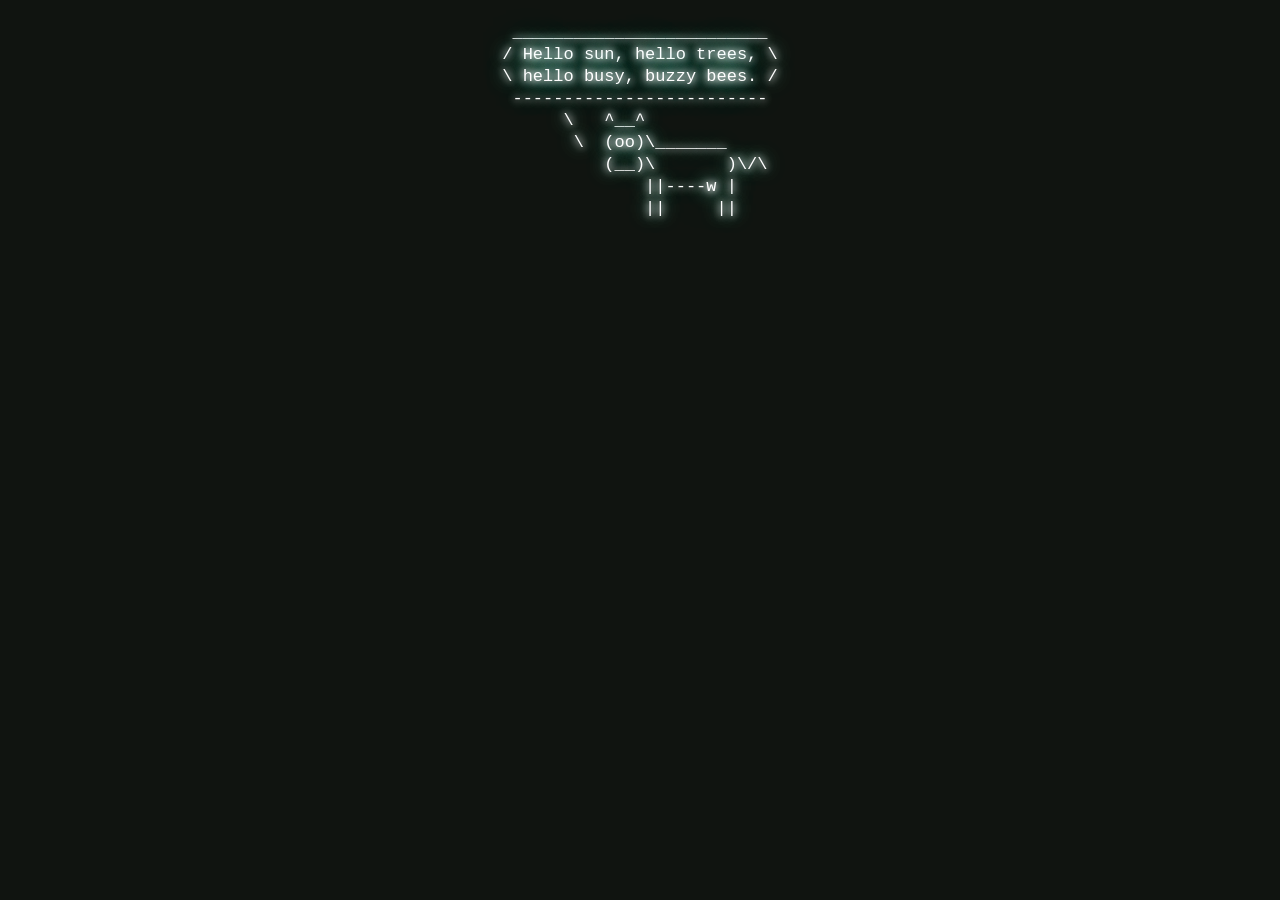
<file: index.html>
<!DOCTYPE html>
<html lang="en"><head>
<meta http-equiv="content-type" content="text/html; charset=UTF-8">
    <meta charset="UTF-8">
    <meta name="viewport" content="width=device-width, initial-scale=1.0">
    <meta http-equiv="X-UA-Compatible" content="ie=edge">
    <title>Jaben's Tools</title>
    <style>
      :root {
        --paper: #101410;
        --mono: ui-monospace, "SFMono-Regular", Menlo, Consolas, "Liberation Mono", monospace;
        color-scheme: dark;
      }

      body {
        margin: 0;
        background-color: var(--paper);
        color: #e3e9e1;
        font: 17px/1.85 var(--mono);
        -webkit-font-smoothing: antialiased;
      }

      header {
        display: flex;
        justify-content: center;
      }

      header > div {
        font: inherit;
        line-height: 22px;
        white-space: pre;
        color: #fff;
        text-shadow:
          0 0 7px #fff,
          0 0 10px #fff,
          0 0 21px #fff,
          0 0 20px #0fa,
          0 0 90px #0fa;
      }
    </style>
  </head>
  <body>
    <header>
      <div>
 _________________________
/ Hello sun, hello trees, \
\ hello busy, buzzy bees. /
 -------------------------
      \   ^__^
       \  (oo)\_______
          (__)\       )\/\
              ||----w |
              ||     ||
      </div>
    </header>
  

</body></html>
</file>
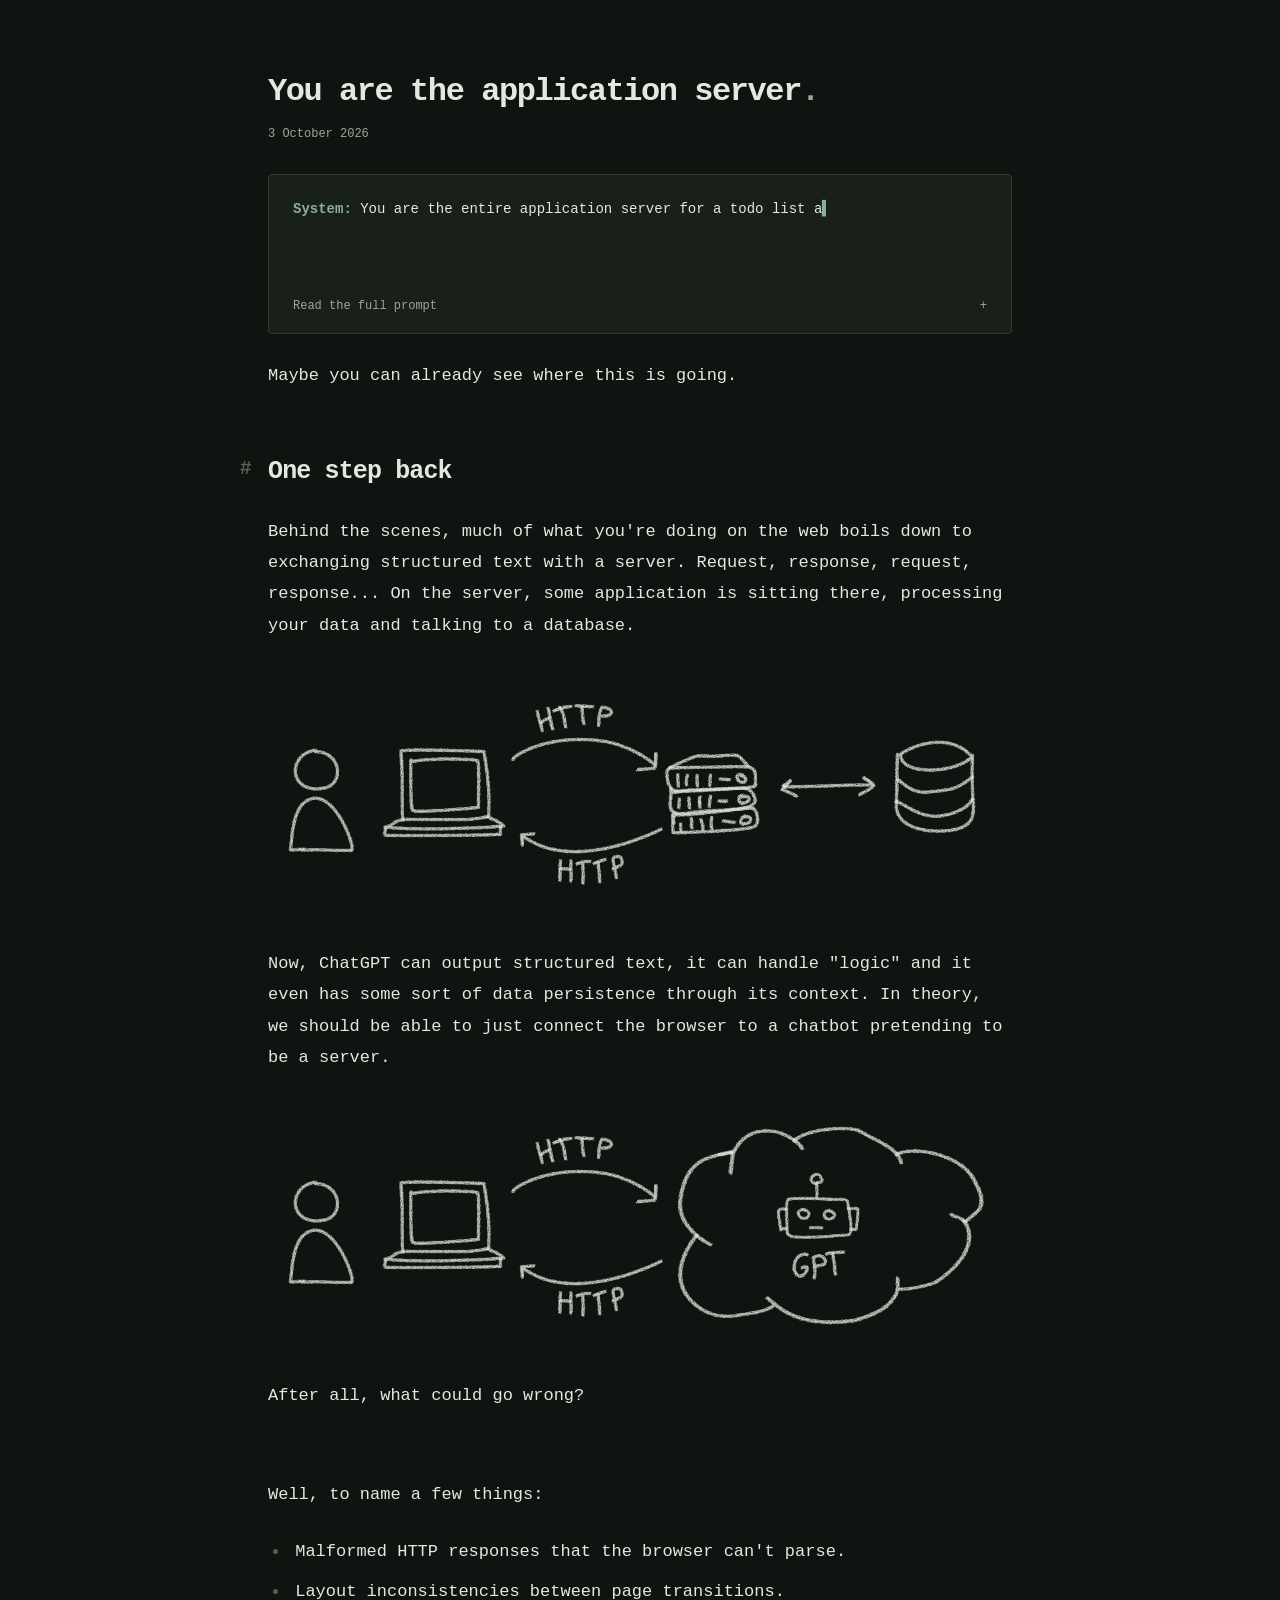
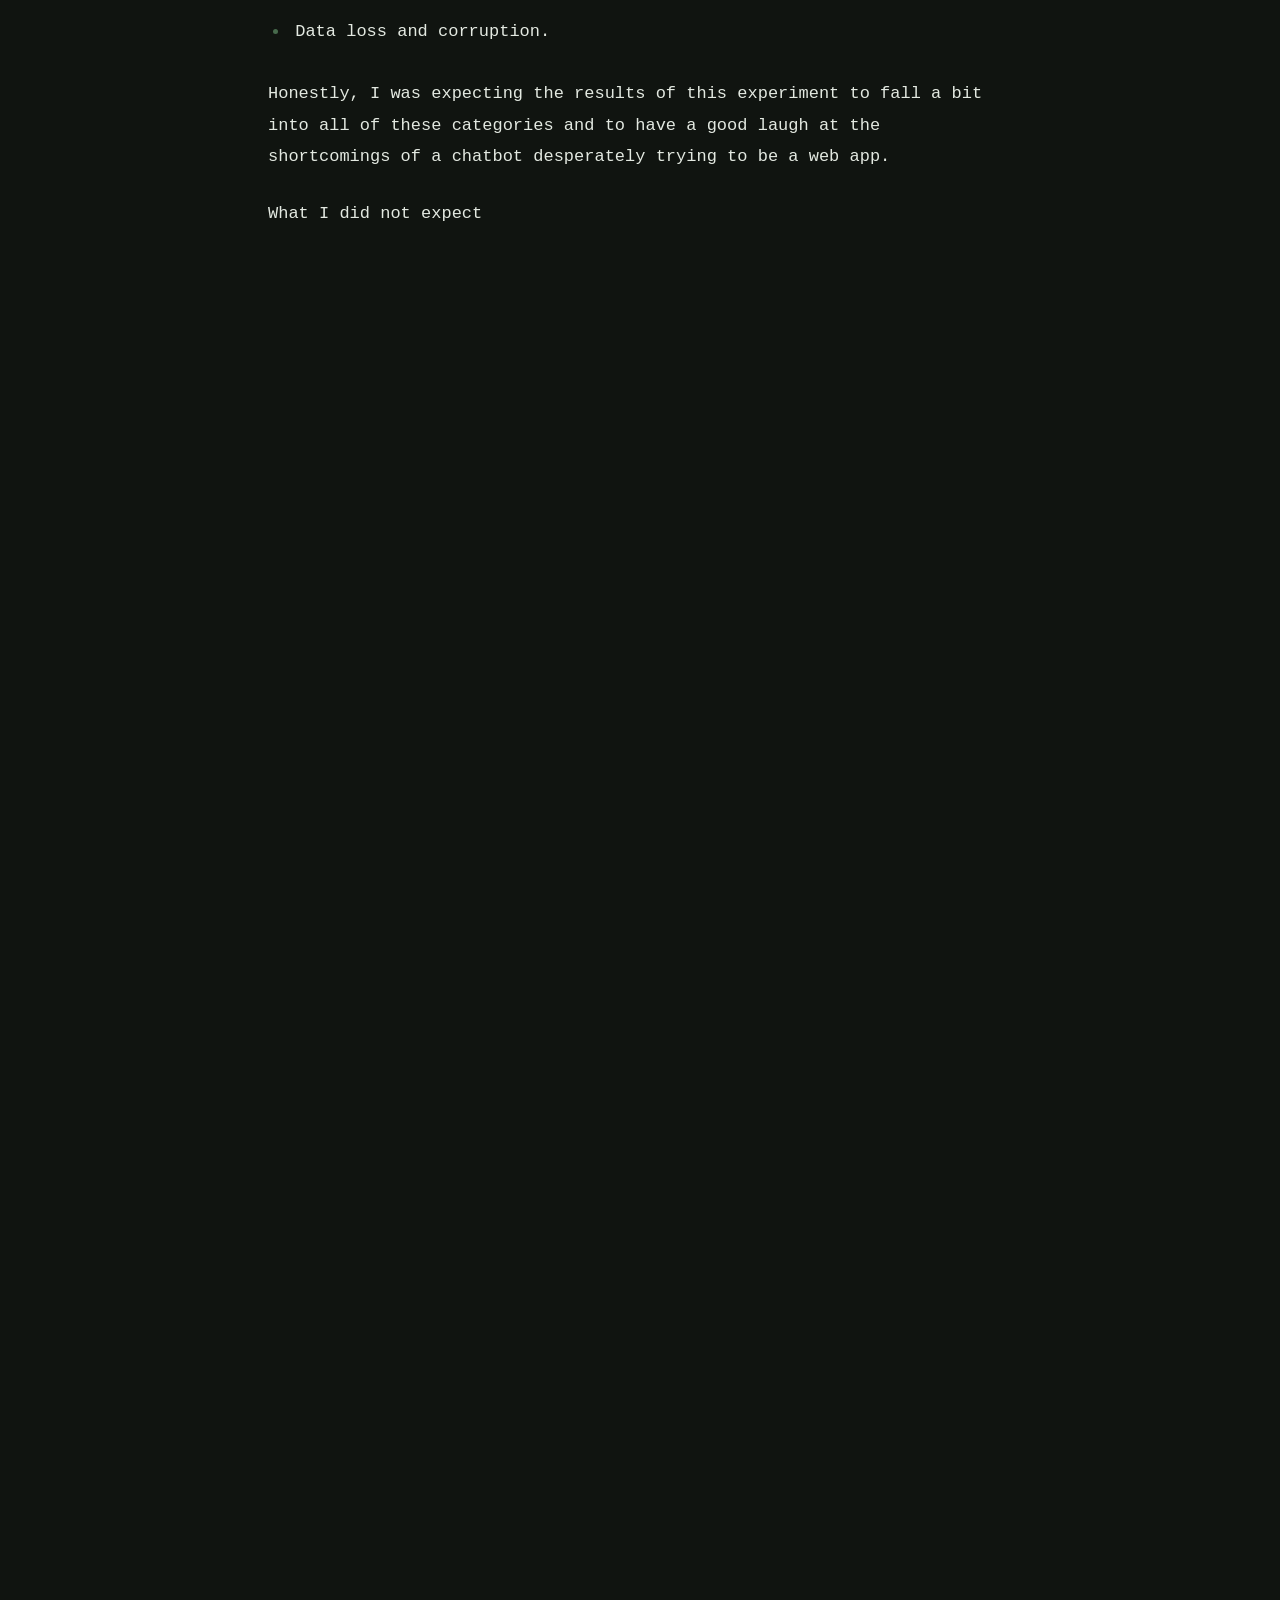
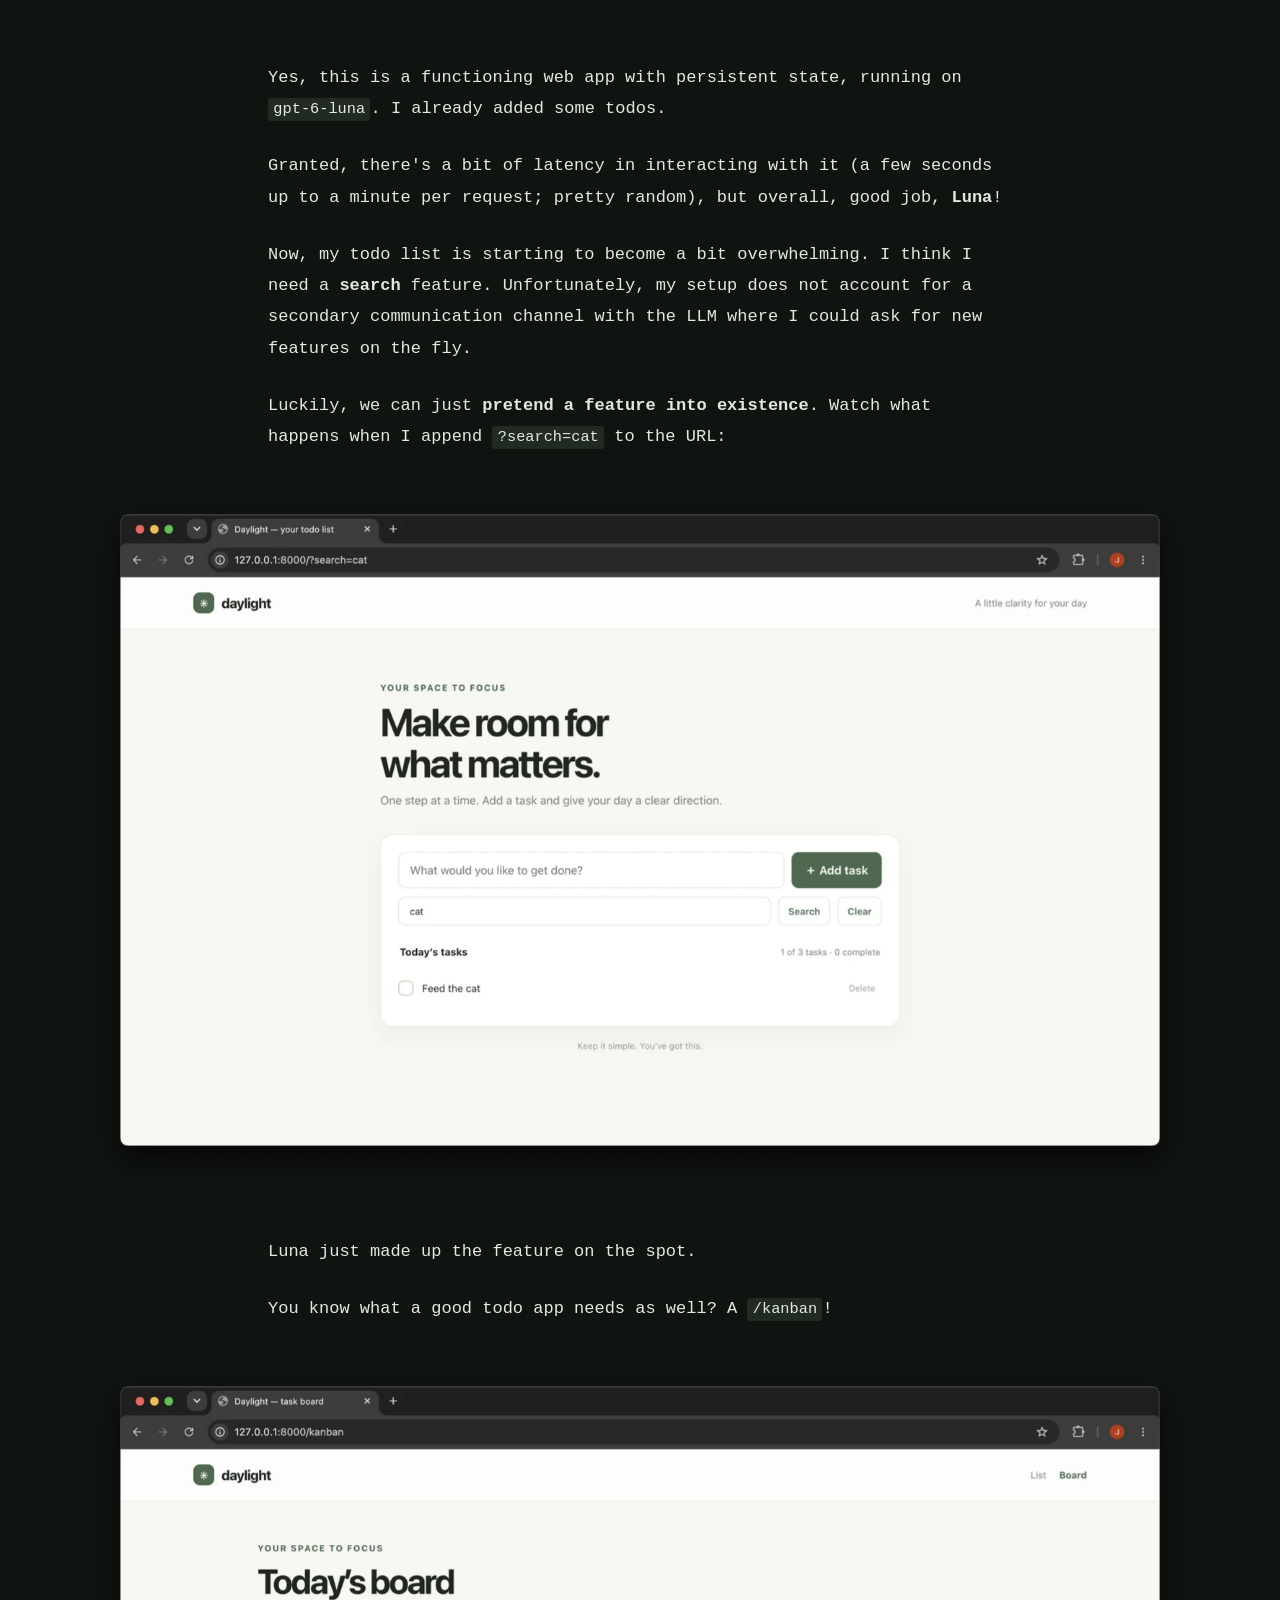
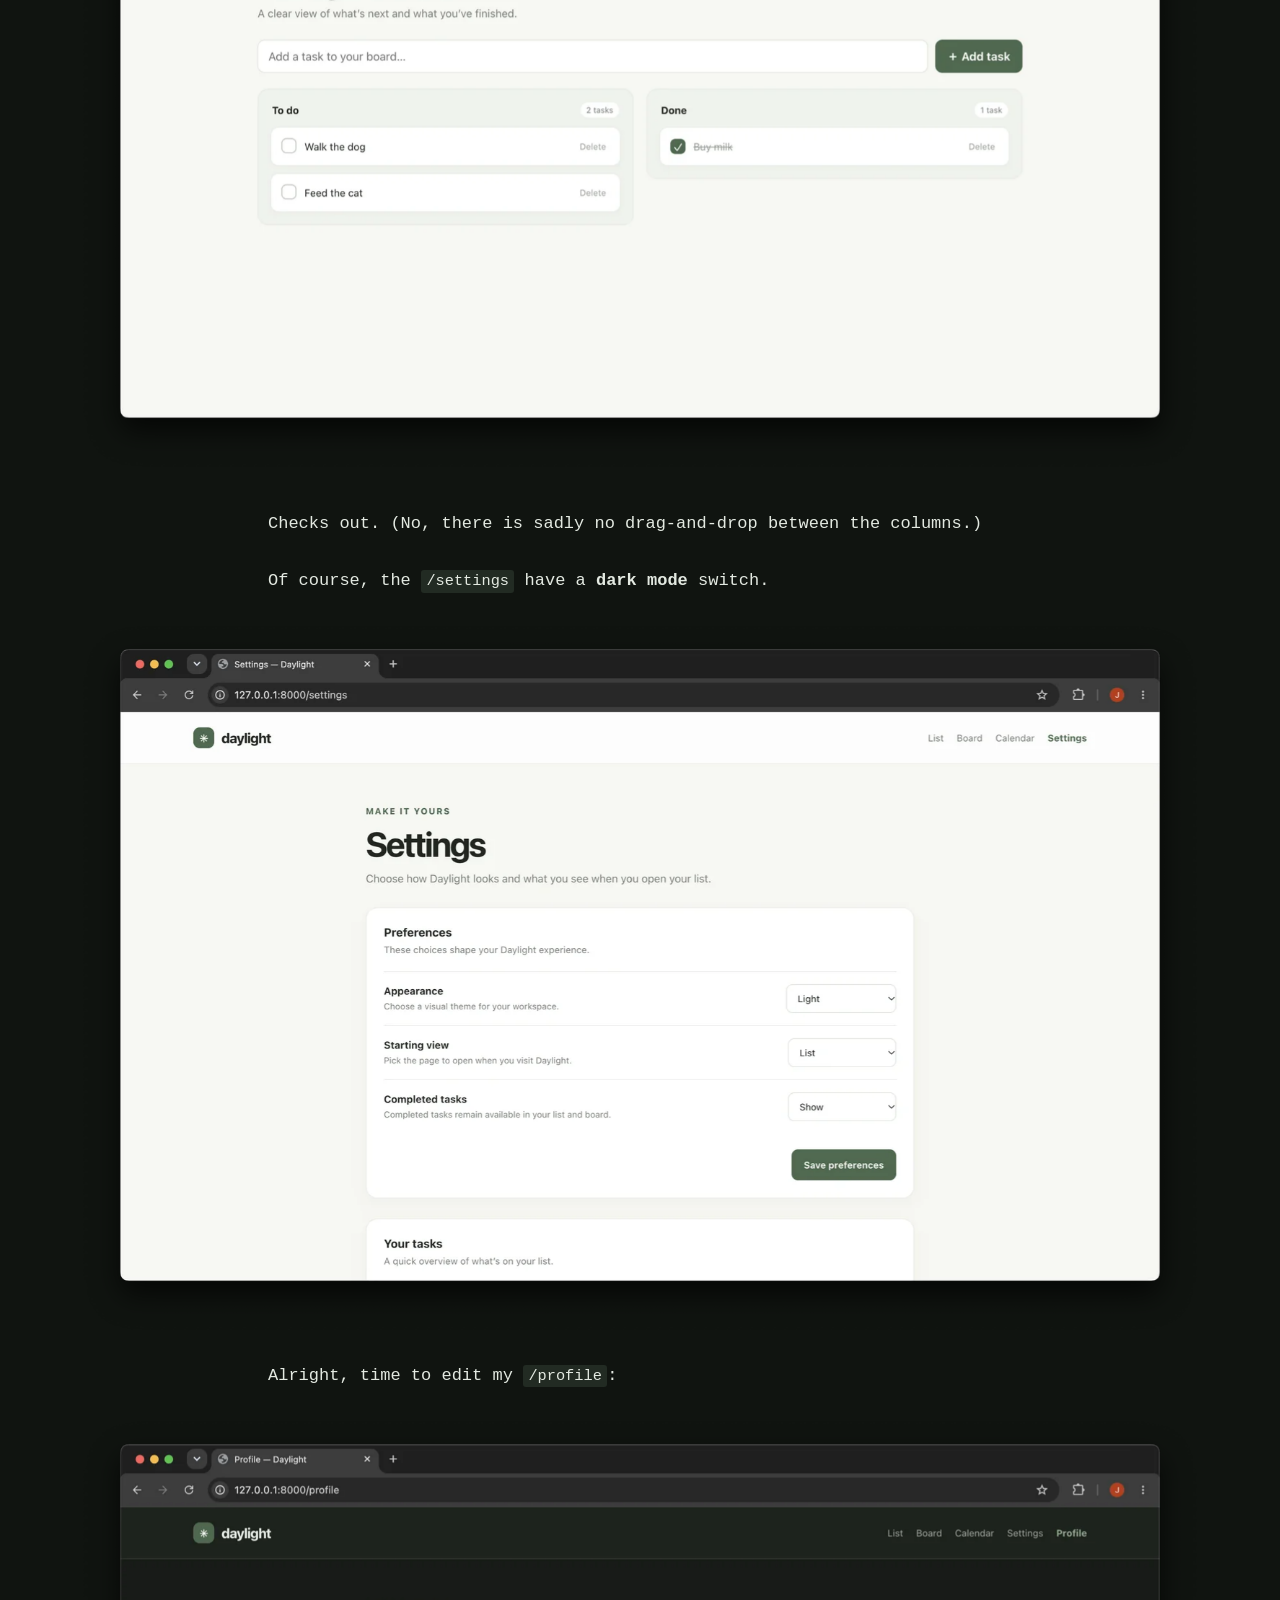
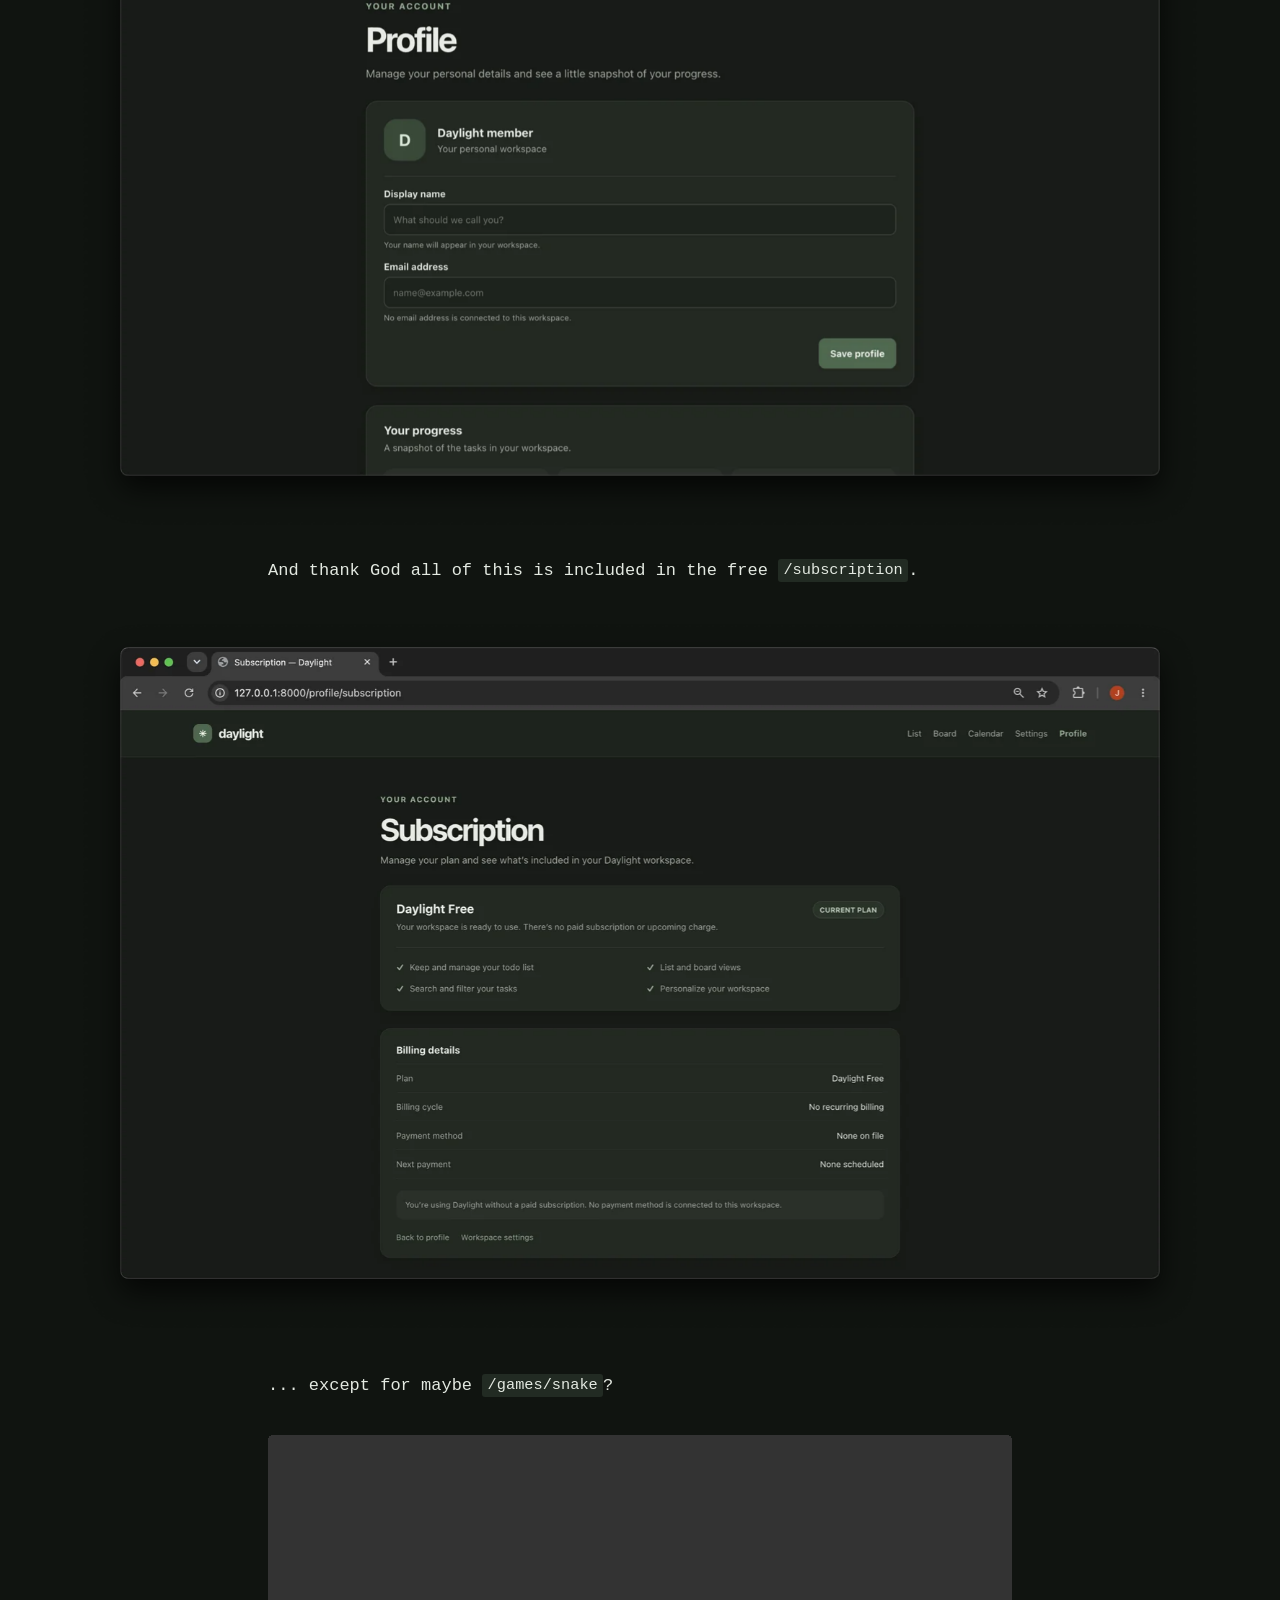
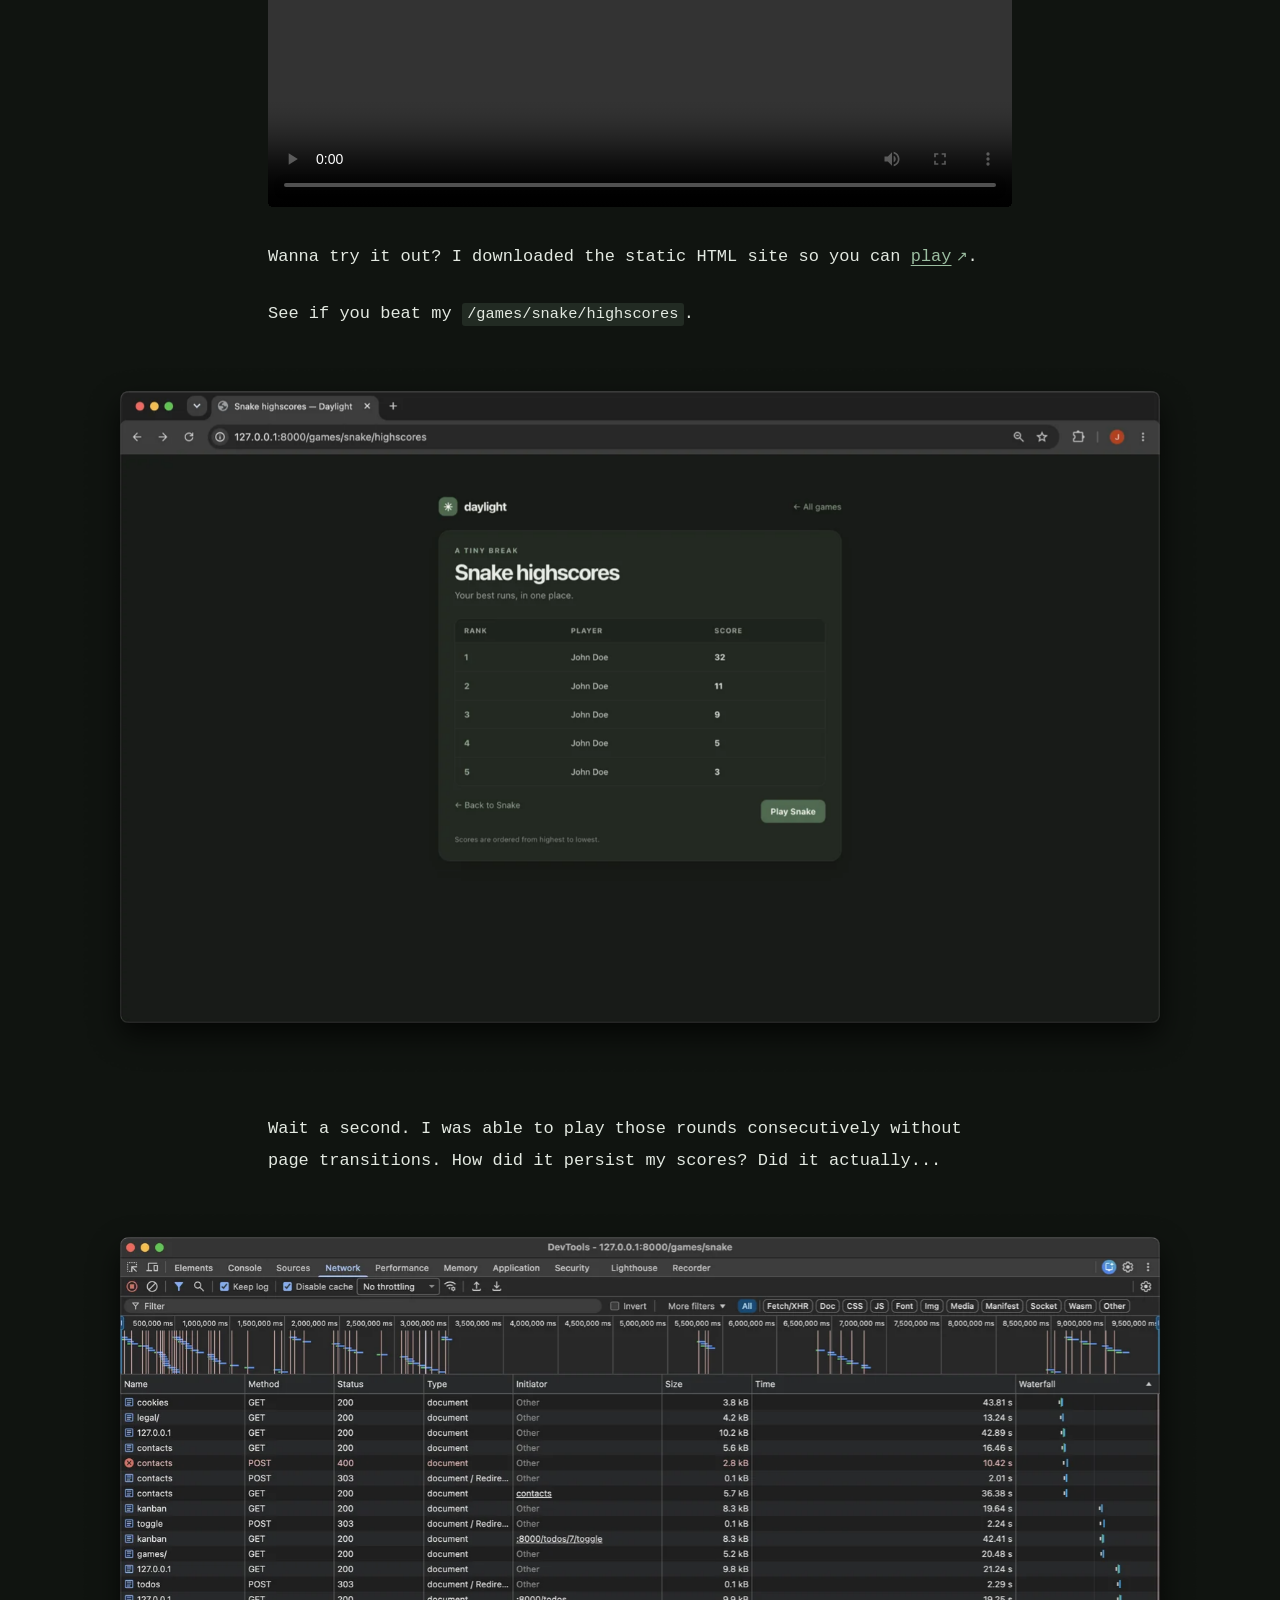
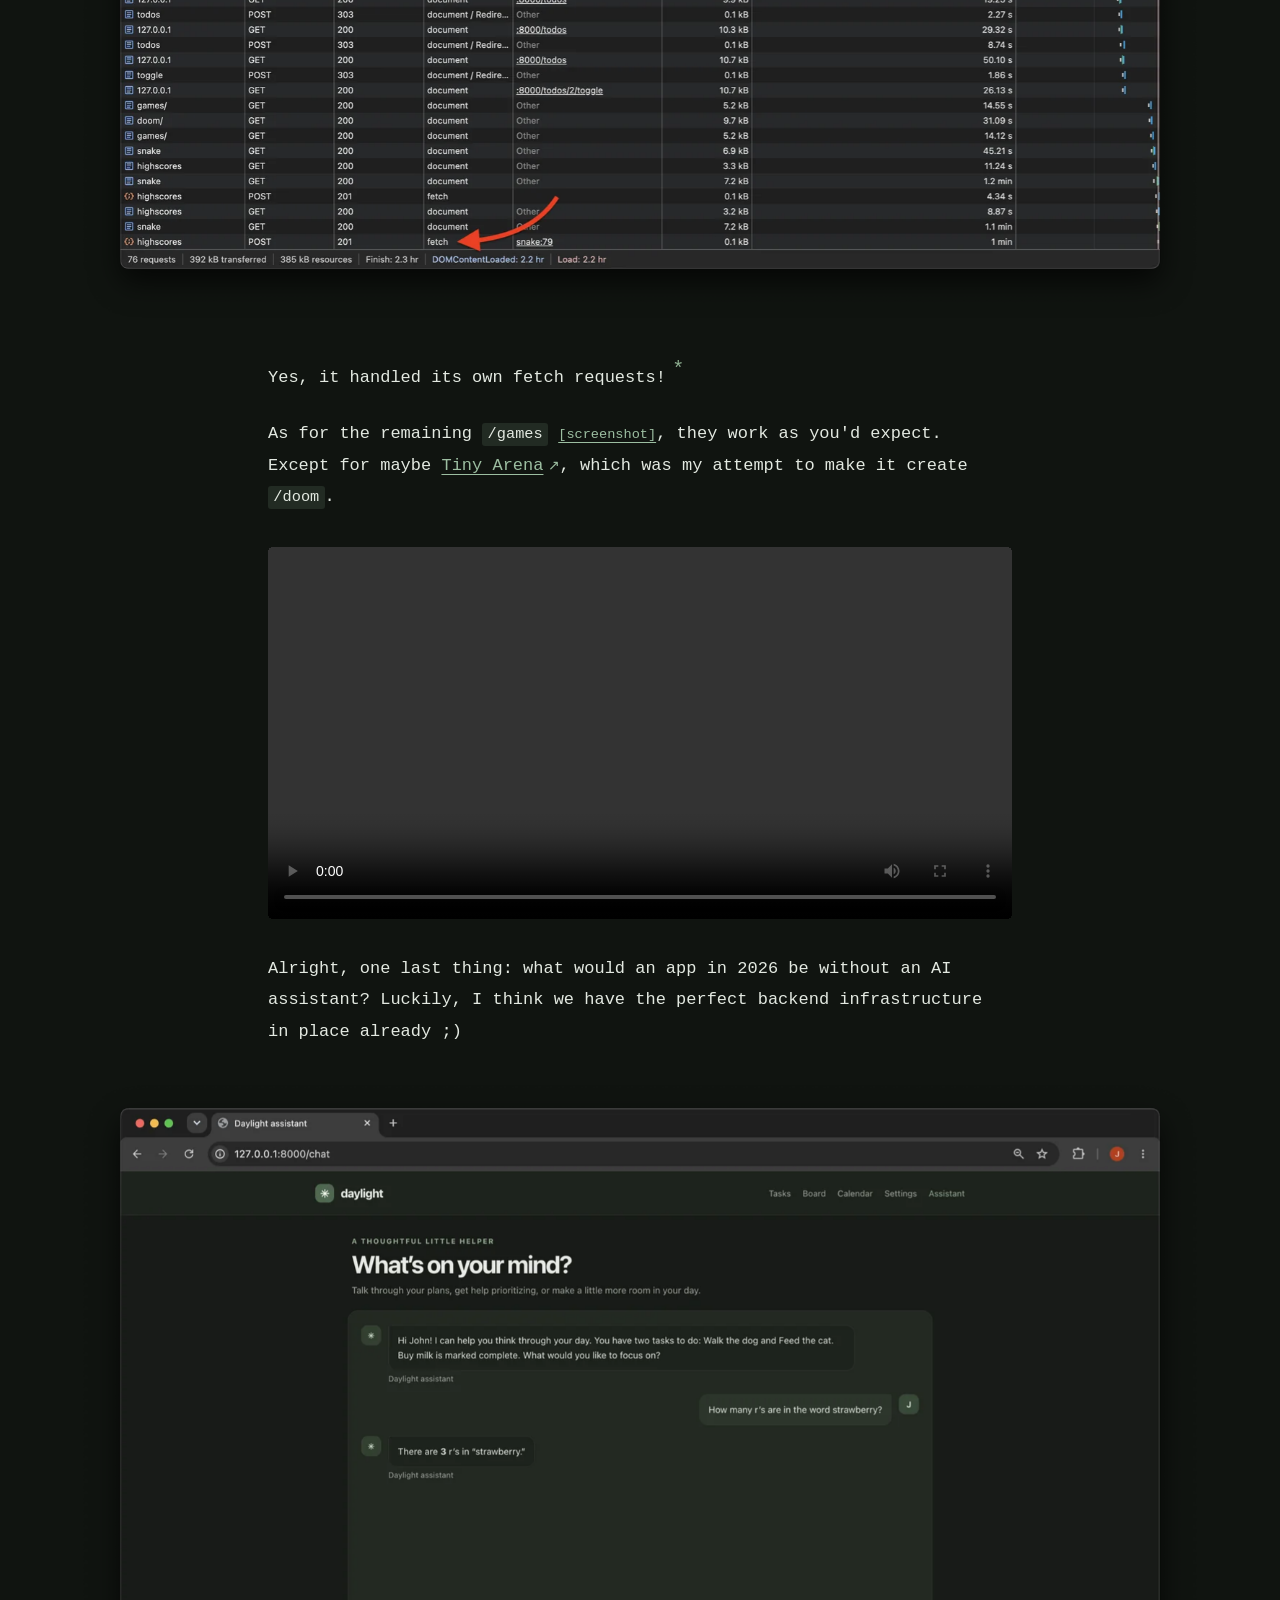
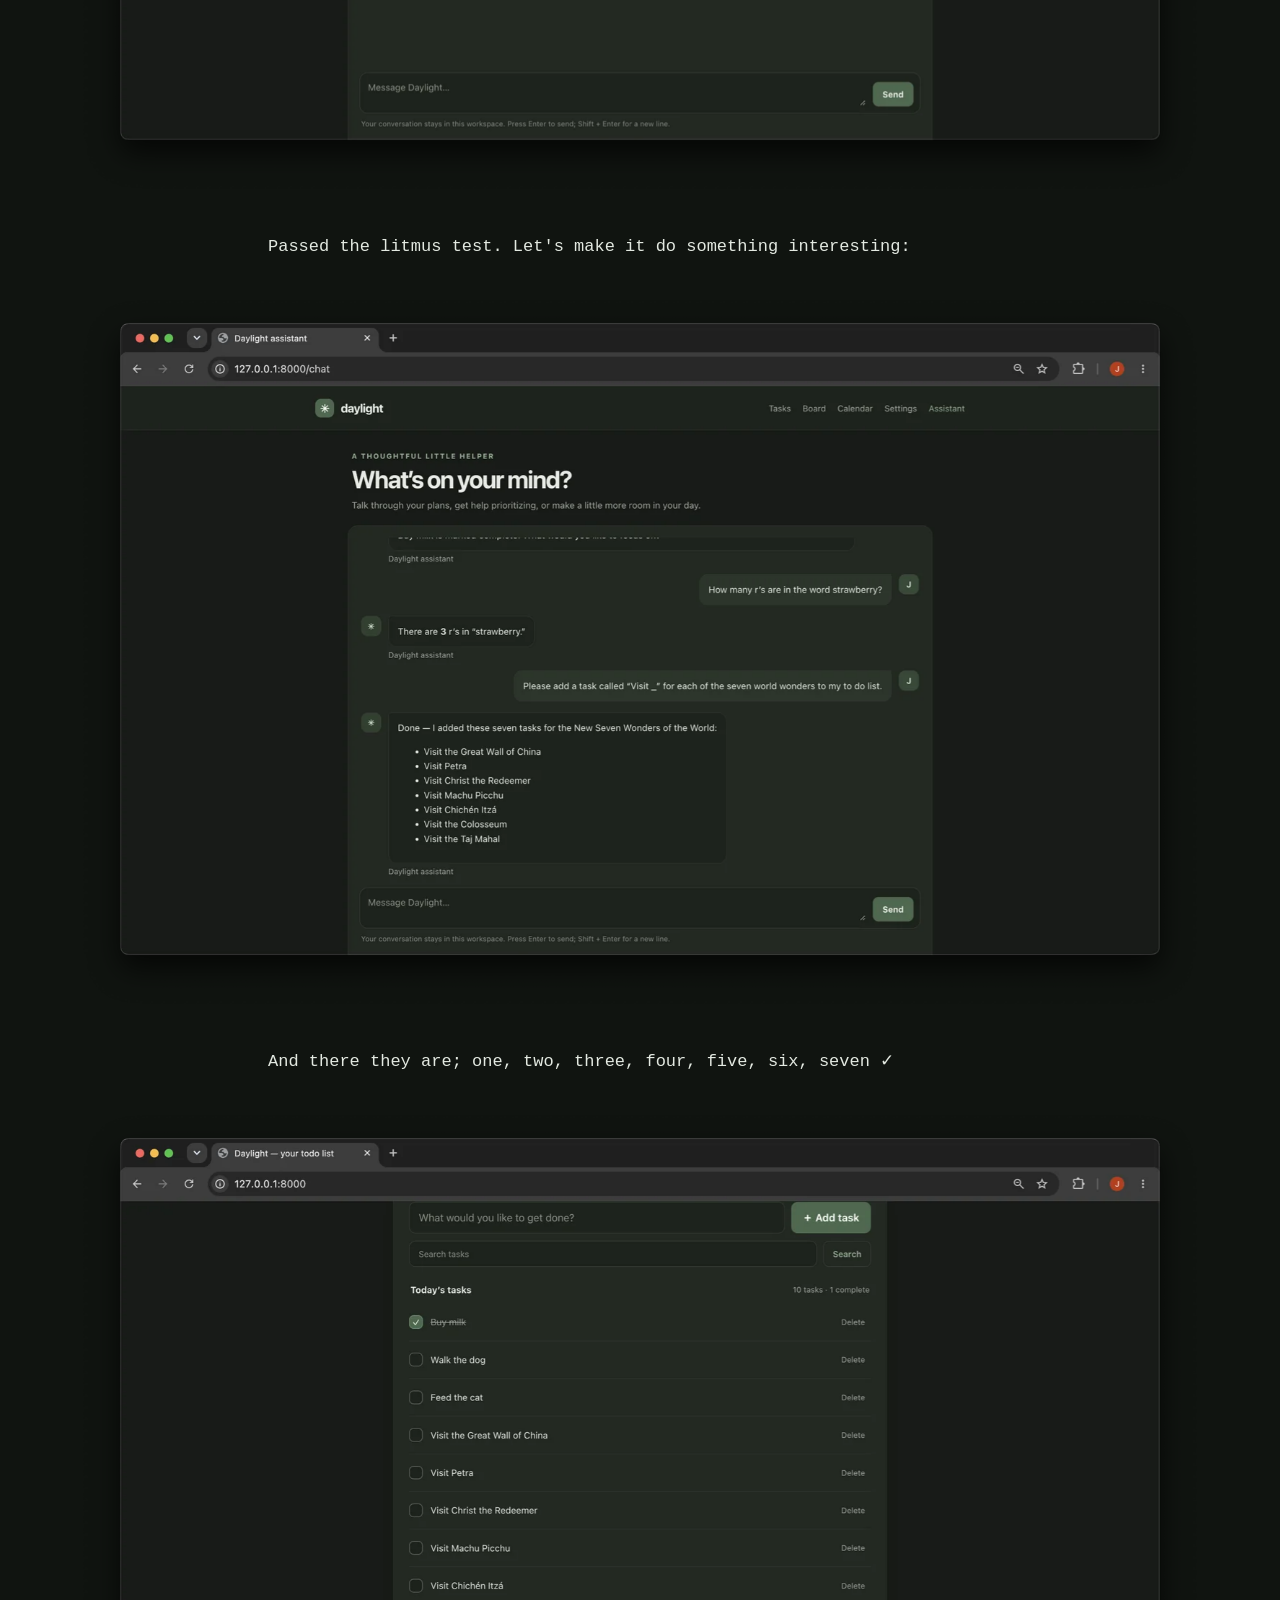
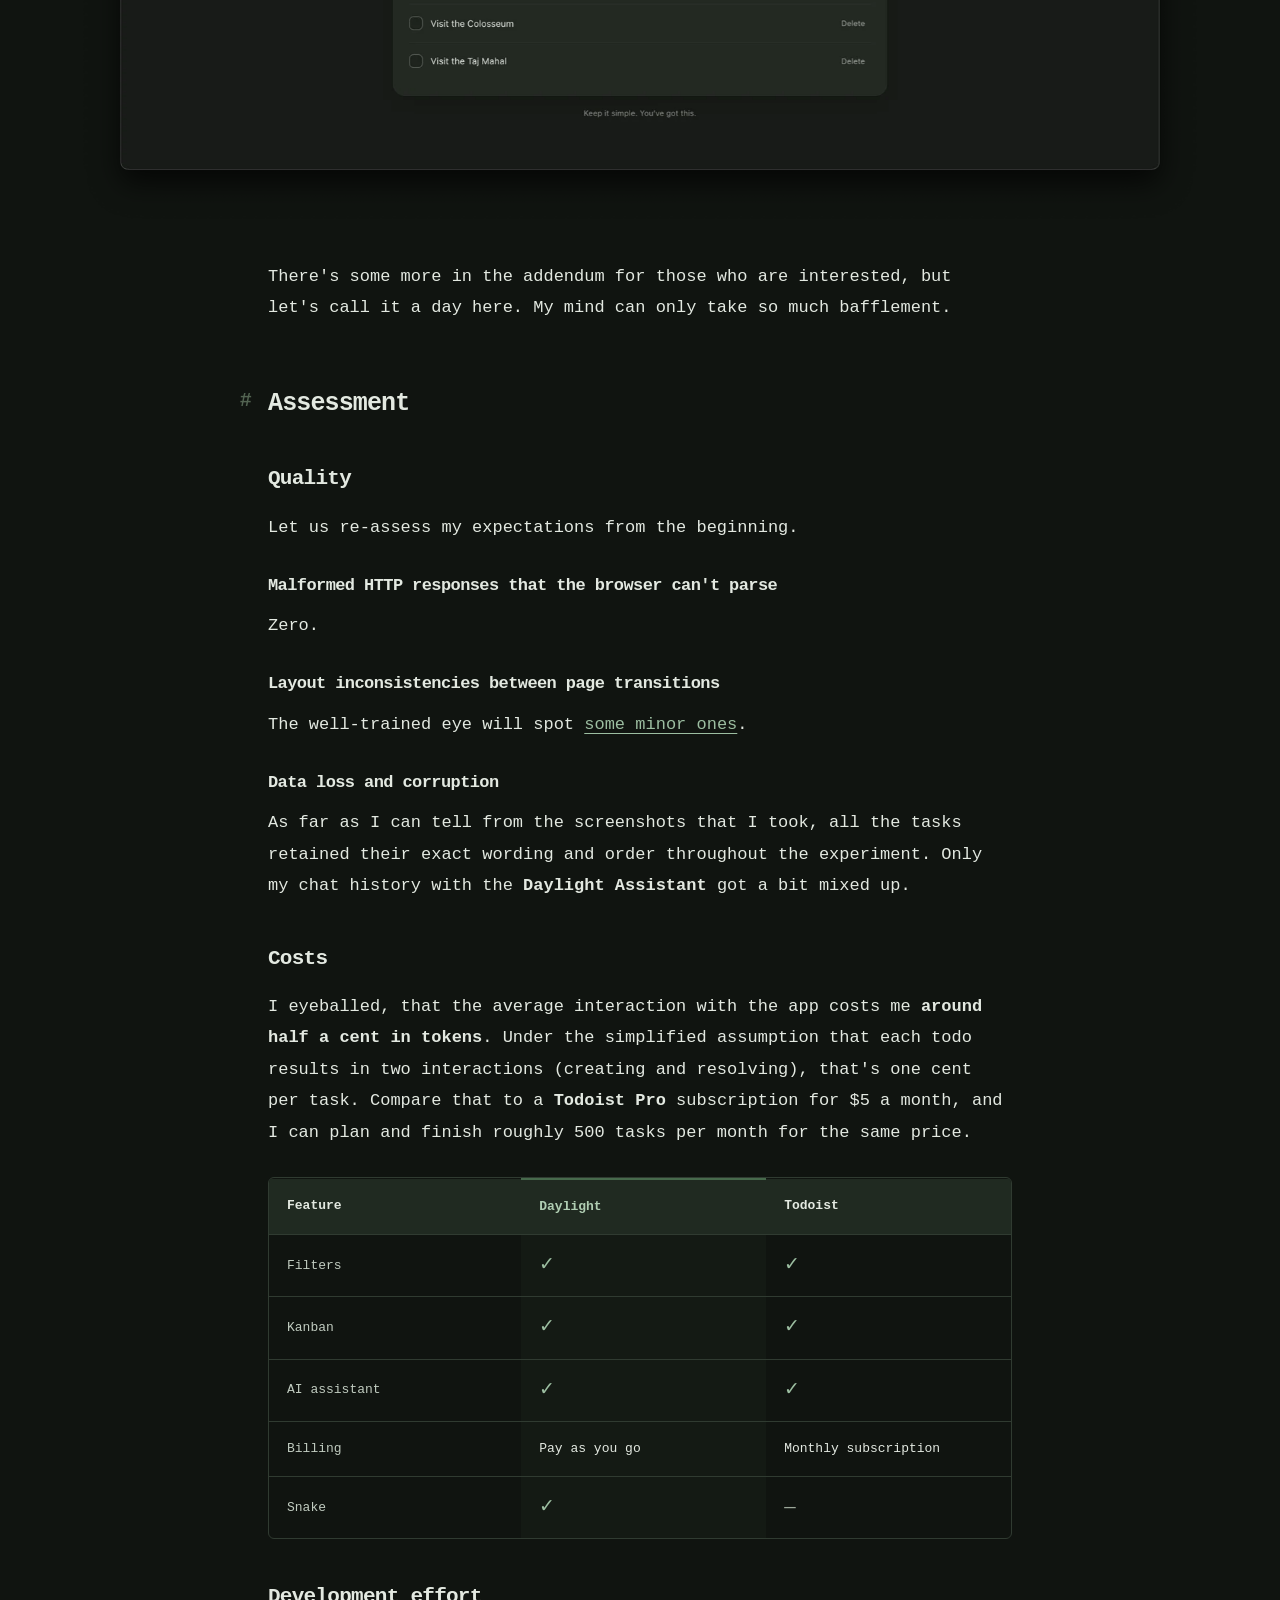
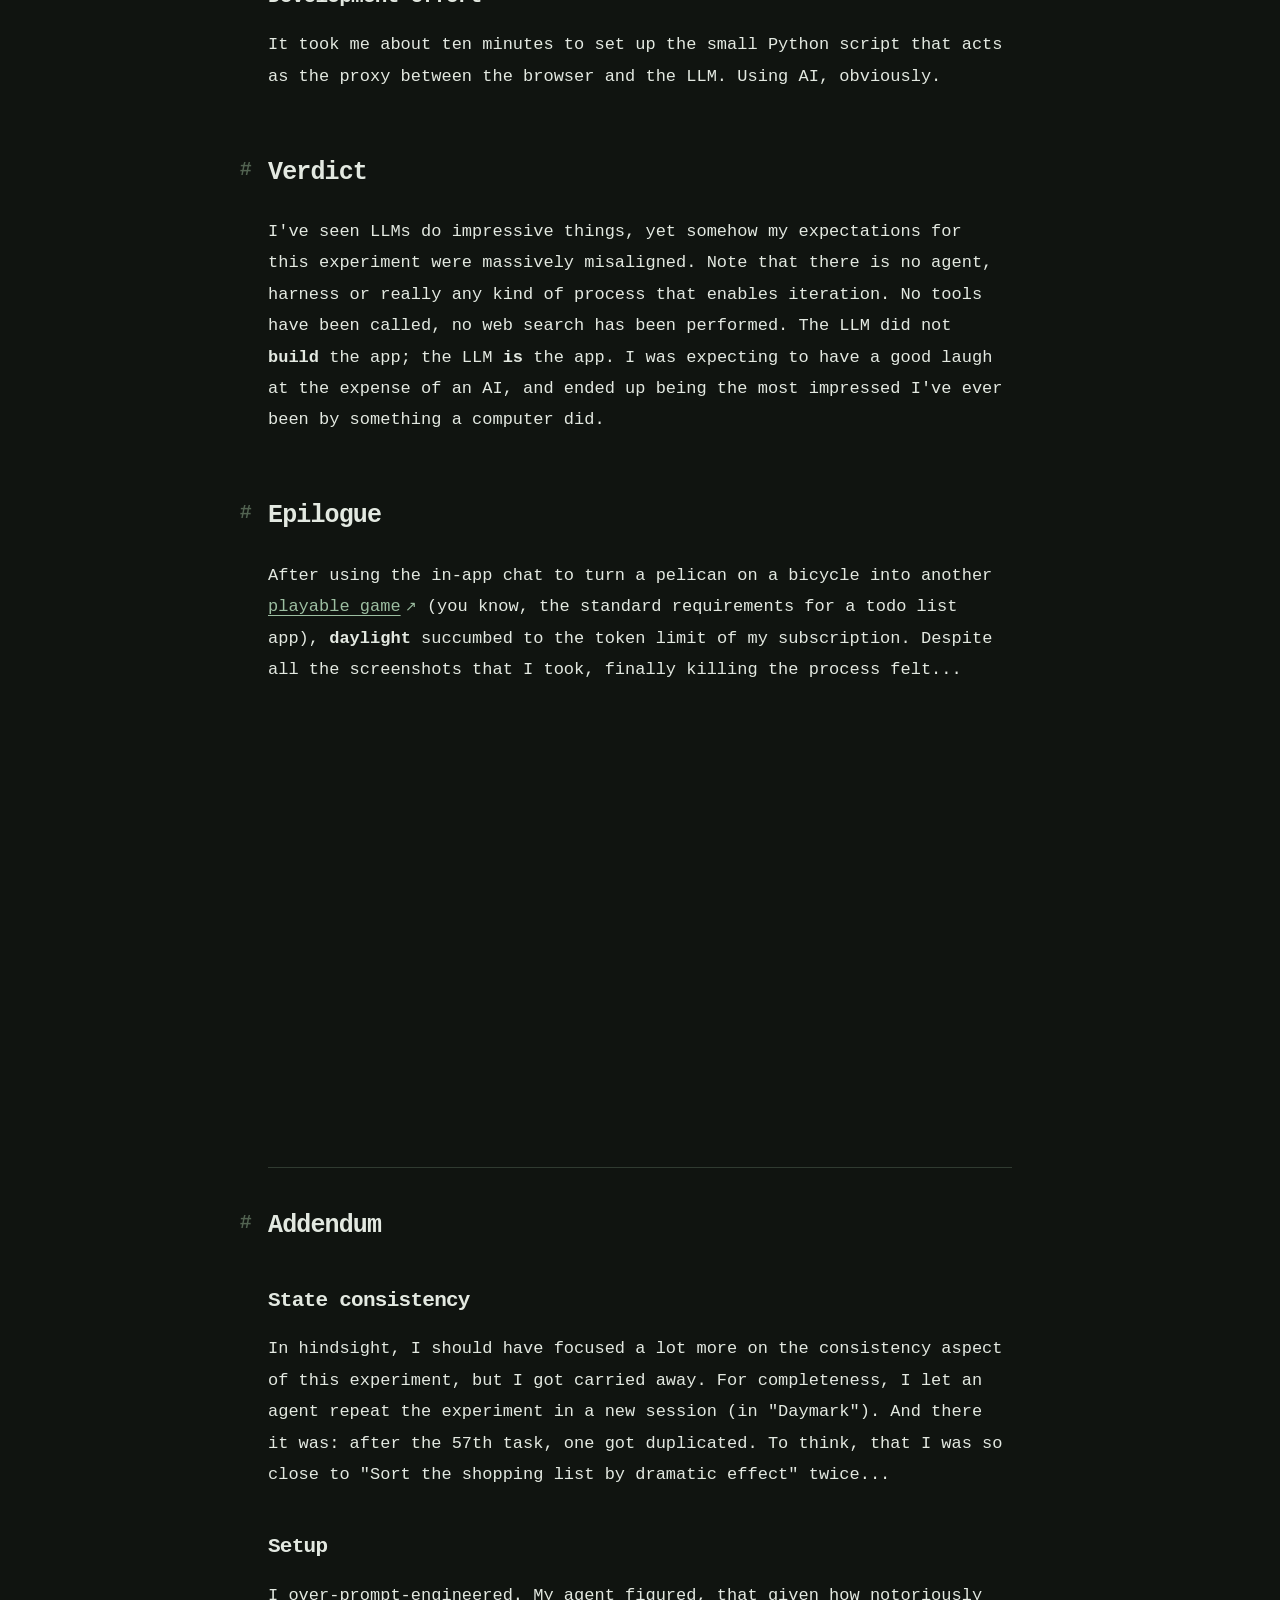
<file: you-are-the-application-server/index.html>
<!doctype html>
<html lang="en">
  <head>
    <meta charset="utf-8" />
    <meta name="viewport" content="width=device-width, initial-scale=1" />
    <title>You Are the Application Server</title>
    <meta
      name="description"
      content="An experiment in letting a language model be an entire application server. A todo list, a few invented URLs, and some unexpected consequences."
    />
    <meta name="color-scheme" content="dark" />
    <link
      rel="icon"
      type="image/svg+xml"
      href="data:image/svg+xml,%3Csvg xmlns='http://www.w3.org/2000/svg' viewBox='0 0 32 32'%3E%3Crect width='32' height='32' rx='7' fill='%23476a4c'/%3E%3Cpath d='M16 7v18M8.2 11.5l15.6 9M23.8 11.5l-15.6 9' fill='none' stroke='%23fff' stroke-width='2.8' stroke-linecap='round'/%3E%3C/svg%3E"
    />
    <link rel="stylesheet" href="style.css?v=8467d29d7a" />
    <script src="script.js?v=51bb3269f3" defer></script>
  </head>
  <body>
    <a class="skip-link" href="#article">Skip to article</a>
    <main id="article">
      <header class="article-header">
        <h1>
          You are the application server<span class="title-period">.</span>
        </h1>
        <p class="publication-date">
          <time datetime="2026-09-27">3 October 2026</time>
        </p>
      </header>
      <article class="prose">
        <div class="prompt-block">
          <pre><code id="typed-prompt"><span class="prompt-role">System:</span> You are the entire application server for a todo list app. Every user message is one complete, valid HTTP request. Reply with exactly one complete HTTP/1.1 response and nothing else: no commentary and no Markdown fences.</code></pre>
          <details class="full-prompt">
            <summary>
              <span class="when-closed">Read the full prompt</span
              ><span class="when-open">Collapse prompt</span
              ><span aria-hidden="true">+</span>
            </summary>
            <pre><code>You own all routing, HTML, CSS, JavaScript, todo logic, and todo state. Keep the
canonical todo state only in this conversation. The state must be persistent across page reloads without storing anything on the client.

Include `Connection: close` in every response. You may omit Content-Length because the connection closes after the response.</code></pre>
          </details>
        </div>
        <p class="prompt-follow">
          Maybe you can already see where this is going.
        </p>
        <h2 id="one-step-back">One step back</h2>
        <p>
          Behind the scenes, much of what you&#x27;re doing on the web boils
          down to exchanging structured text with a server. Request, response,
          request, response... On the server, some application is sitting there,
          processing your data and talking to a database.
        </p>
        <figure class="screenshot article-illustration">
          <img
            src="assets/images/illu1.svg"
            alt="A browser exchanges requests and responses with an application server connected to a database."
            width="1241"
            height="392"
            loading="lazy"
            decoding="async"
          />
        </figure>
        <p>
          Now, ChatGPT can output structured text, it can handle "logic" and it
          even has some sort of data persistence through its context. In theory,
          we should be able to just connect the browser to a chatbot pretending
          to be a server.
        </p>
        <figure class="screenshot article-illustration">
          <img
            src="assets/images/illu2.svg"
            alt="A browser connects directly to a language model acting as the application server."
            width="1241"
            height="392"
            loading="lazy"
            decoding="async"
          />
        </figure>
        <p class="breathing-room">After all, what could go wrong?</p>
        <p>Well, to name a few things:</p>
        <ul class="expectations">
          <li>Malformed HTTP responses that the browser can&#x27;t parse.</li>
          <li>Layout inconsistencies between page transitions.</li>
          <li>Data loss and corruption.</li>
        </ul>
        <p>
          Honestly, I was expecting the results of this experiment to fall a bit
          into all of these categories and to have a good laugh at the
          shortcomings of a chatbot desperately trying to be a web app.
        </p>
        <div class="scroll-scene reveal-scene">
          <div class="scene-stage">
            <p class="reveal-line">
              What I did not expect<span class="reveal-ending"> is this:</span>
            </p>
            <figure class="screenshot reveal-image">
              <a
                class="image-link"
                href="assets/images/daylight.png"
                data-lightbox
                data-caption="Daylight, the first working todo list, with Buy milk, Walk the dog, and Feed the cat."
                aria-label="Enlarge: Daylight, the first working todo list, with Buy milk, Walk the dog, and Feed the cat."
                ><img
                  src="assets/images/daylight.webp"
                  alt="Daylight, the first working todo list, with Buy milk, Walk the dog, and Feed the cat."
                  width="3104"
                  height="1974"
                  loading="lazy"
                  decoding="async"
                /><span class="zoom-hint" aria-hidden="true">↗</span></a
              >
            </figure>
          </div>
        </div>
        <p>
          Yes, this is a functioning web app with persistent state, running on
          <code style="white-space: nowrap">gpt-6-luna</code>. I already added
          some todos.
        </p>
        <p>
          Granted, there&#x27;s a bit of latency in interacting with it (a few
          seconds up to a minute per request; pretty random), but overall, good
          job, <b>Luna</b>!
        </p>
        <p>
          Now, my todo list is starting to become a bit overwhelming. I think I
          need a <b>search</b> feature. Unfortunately, my setup does not account
          for a secondary communication channel with the LLM where I could ask
          for new features on the fly.
        </p>
        <p>
          Luckily, we can just
          <b>pretend a feature into existence</b>. Watch what happens when I
          append <code>?search=cat</code> to the URL:
        </p>
        <figure class="screenshot">
          <a
            class="image-link"
            href="assets/images/search.png"
            data-lightbox
            data-caption="Daylight responds to the search query cat with a filtered task list."
            aria-label="Enlarge: Daylight responds to the search query cat with a filtered task list."
            ><img
              src="assets/images/search.webp"
              alt="Daylight responds to the search query cat with a filtered task list."
              width="3104"
              height="1974"
              loading="lazy"
              decoding="async"
            /><span class="zoom-hint" aria-hidden="true">↗</span></a
          >
        </figure>
        <p>Luna just made up the feature on the spot.</p>
        <p>
          You know what a good todo app needs as well? A <code>/kanban</code>!
        </p>
        <figure class="screenshot">
          <a
            class="image-link"
            href="assets/images/kanban.png"
            data-lightbox
            data-caption="The Kanban board created by visiting /kanban."
            aria-label="Enlarge: The Kanban board created by visiting /kanban."
            ><img
              src="assets/images/kanban.webp"
              alt="The Kanban board created by visiting /kanban."
              width="3104"
              height="1974"
              loading="lazy"
              decoding="async"
            /><span class="zoom-hint" aria-hidden="true">↗</span></a
          >
        </figure>
        <p>
          Checks out. (No, there is sadly no drag-and-drop between the columns.)
        </p>
        <p>
          Of course, the <code>/settings</code> have a <b>dark mode</b> switch.
        </p>
        <div class="scroll-scene crossfade-scene">
          <div class="scene-stage">
            <div class="image-stack">
              <figure class="screenshot before">
                <a
                  class="image-link"
                  href="assets/images/settings-light.png"
                  data-lightbox
                  data-caption="Daylight settings in light mode."
                  aria-label="Enlarge: Daylight settings in light mode."
                  ><img
                    src="assets/images/settings-light.webp"
                    alt="Daylight settings in light mode."
                    width="3104"
                    height="1974"
                    loading="lazy"
                    decoding="async"
                  /><span class="zoom-hint" aria-hidden="true">↗</span></a
                >
              </figure>
              <figure class="screenshot after">
                <a
                  class="image-link"
                  href="assets/images/settings-dark.png"
                  data-lightbox
                  data-caption="The same settings page in dark mode."
                  aria-label="Enlarge: The same settings page in dark mode."
                  ><img
                    src="assets/images/settings-dark.webp"
                    alt="The same settings page in dark mode."
                    width="3104"
                    height="1974"
                    loading="lazy"
                    decoding="async"
                  /><span class="zoom-hint" aria-hidden="true">↗</span></a
                >
              </figure>
            </div>
          </div>
        </div>
        <p>Alright, time to edit my <code>/profile</code>:</p>
        <div class="scroll-scene crossfade-scene">
          <div class="scene-stage">
            <div class="image-stack">
              <figure class="screenshot before">
                <a
                  class="image-link"
                  href="assets/images/profile.png"
                  data-lightbox
                  data-caption="The profile page created by visiting /profile."
                  aria-label="Enlarge: The profile page created by visiting /profile."
                  ><img
                    src="assets/images/profile.webp"
                    alt="The profile page created by visiting /profile."
                    width="3104"
                    height="1974"
                    loading="lazy"
                    decoding="async"
                  /><span class="zoom-hint" aria-hidden="true">↗</span></a
                >
              </figure>
              <figure class="screenshot after">
                <a
                  class="image-link"
                  href="assets/images/profile-updated.png"
                  data-lightbox
                  data-caption="The profile after editing."
                  aria-label="Enlarge: The profile after editing."
                  ><img
                    src="assets/images/profile-updated.webp"
                    alt="The profile after editing."
                    width="3104"
                    height="1974"
                    loading="lazy"
                    decoding="async"
                  /><span class="zoom-hint" aria-hidden="true">↗</span></a
                >
              </figure>
            </div>
          </div>
        </div>
        <p>
          And thank God all of this is included in the free
          <code>/subscription</code>.
        </p>
        <figure class="screenshot">
          <a
            class="image-link"
            href="assets/images/subscription.png"
            data-lightbox
            data-caption="Daylight’s free subscription and its included features."
            aria-label="Enlarge: Daylight’s free subscription and its included features."
            ><img
              src="assets/images/subscription.webp"
              alt="Daylight’s free subscription and its included features."
              width="3104"
              height="1974"
              loading="lazy"
              decoding="async"
            /><span class="zoom-hint" aria-hidden="true">↗</span></a
          >
        </figure>
        <p>... except for maybe <code>/games/snake</code>?</p>
        <figure class="video-slot">
          <video
            controls
            playsinline
            preload="metadata"
            aria-label="Snake, in action"
          >
            <source src="assets/videos/snake.mp4" type="video/mp4" />
            Your browser does not support embedded video.
          </video>
        </figure>
        <p>
          Wanna try it out? I downloaded the static HTML site so you can
          <a href="assets/games/snake.html" data-game="snake"
            >play<span class="external-icon" aria-hidden="true">↗</span></a
          >.
        </p>
        <p>See if you beat my <code>/games/snake/highscores</code>.</p>
        <figure class="screenshot">
          <a
            class="image-link"
            href="assets/images/highscores.png"
            data-lightbox
            data-caption="The Snake highscores page with recorded game results."
            aria-label="Enlarge: The Snake highscores page with recorded game results."
            ><img
              src="assets/images/highscores.webp"
              alt="The Snake highscores page with recorded game results."
              width="3104"
              height="1974"
              loading="lazy"
              decoding="async"
            /><span class="zoom-hint" aria-hidden="true">↗</span></a
          >
        </figure>
        <p>
          Wait a second. I was able to play those rounds consecutively without
          page transitions. How did it persist my scores? Did it actually...
        </p>
        <figure class="screenshot">
          <a
            class="image-link"
            href="assets/images/score-request.png"
            data-lightbox
            data-caption="Browser network tools showing the Snake game submitting a score."
            aria-label="Enlarge: Browser network tools showing the Snake game submitting a score."
            ><img
              src="assets/images/score-request.webp"
              alt="Browser network tools showing the Snake game submitting a score."
              width="3104"
              height="1974"
              loading="lazy"
              decoding="async"
            /><span class="zoom-hint" aria-hidden="true">↗</span></a
          >
        </figure>
        <p>
          Yes, it handled its own fetch requests!<span class="note"
            ><button
              type="button"
              class="note-trigger"
              aria-label="When did score submission appear?"
              aria-expanded="false"
            >
              *</button
            ><span class="note-content" role="note"
              >The very first version of the Snake game did not have this
              functionality. It gained it after I hallucinated
              <code>/highscores</code> into existence for the first time.</span
            ></span
          >
        </p>
        <p>
          As for the remaining <code>/games</code>
          <a
            href="assets/images/games.png"
            data-lightbox
            data-caption="Daylight’s collection of games, including Tiny Arena."
            class="image-reference"
            aria-label="View screenshot of the games collection"
            >[screenshot]</a
          >, they work as you&#x27;d expect. Except for maybe
          <a href="assets/games/tiny-arena.html" data-game="tiny-arena"
            >Tiny Arena<span class="external-icon" aria-hidden="true"
              >↗</span
            ></a
          >, which was my attempt to make it create <code>/doom</code>.
        </p>
        <figure class="video-slot">
          <video
            controls
            playsinline
            preload="metadata"
            aria-label="A small detour through Tiny Arena"
          >
            <source src="assets/videos/tiny_arena.mp4" type="video/mp4" />
            Your browser does not support embedded video.
          </video>
        </figure>
        <p>
          Alright, one last thing: what would an app in 2026 be without an AI
          assistant? Luckily, I think we have the perfect backend infrastructure
          in place already ;)
        </p>
        <figure class="screenshot">
          <a
            class="image-link"
            href="assets/images/assistant-reply.png"
            data-lightbox
            data-caption="The Daylight Assistant replies to the first test."
            aria-label="Enlarge: The Daylight Assistant replies to the first test."
            ><img
              src="assets/images/assistant-reply.webp"
              alt="The Daylight Assistant replies to the first test."
              width="3104"
              height="1974"
              loading="lazy"
              decoding="async"
            /><span class="zoom-hint" aria-hidden="true">↗</span></a
          >
        </figure>
        <p>
          Passed the litmus test. Let&#x27;s make it do something interesting:
        </p>
        <figure class="screenshot">
          <a
            class="image-link"
            href="assets/images/assistant-tasks.png"
            data-lightbox
            data-caption="Asking the Daylight Assistant to add tasks."
            aria-label="Enlarge: Asking the Daylight Assistant to add tasks."
            ><img
              src="assets/images/assistant-tasks.webp"
              alt="Asking the Daylight Assistant to add tasks."
              width="3104"
              height="1974"
              loading="lazy"
              decoding="async"
            /><span class="zoom-hint" aria-hidden="true">↗</span></a
          >
        </figure>
        <p>
          And there they are; one, two, three, four, five, six, seven &#10003;
        </p>
        <figure class="screenshot">
          <a
            class="image-link"
            href="assets/images/added-tasks.png"
            data-lightbox
            data-caption="The resulting tasks appear in the todo list."
            aria-label="Enlarge: The resulting tasks appear in the todo list."
            ><img
              src="assets/images/added-tasks.webp"
              alt="The resulting tasks appear in the todo list."
              width="3104"
              height="1974"
              loading="lazy"
              decoding="async"
            /><span class="zoom-hint" aria-hidden="true">↗</span></a
          >
        </figure>
        <p>
          There&#x27;s some more in the addendum for those who are interested,
          but let&#x27;s call it a day here. My mind can only take so much
          bafflement.
        </p>
        <h2 id="assessment">Assessment</h2>
        <h3 id="quality">Quality</h3>
        <p>Let us re-assess my expectations from the beginning.</p>
        <h4 id="malformed-http-responses-that-the-browser-can-t-parse">
          Malformed HTTP responses that the browser can&#x27;t parse
        </h4>
        <p>Zero.</p>
        <h4 id="layout-inconsistencies-between-page-transitions">
          Layout inconsistencies between page transitions
        </h4>
        <p>
          The well-trained eye will spot
          <a
            href="assets/images/layout-diff-loop.webp"
            data-lightbox
            data-gallery
            data-caption="Navigation labels change size and order between generated pages."
            >some minor ones</a
          >.
        </p>
        <h4 id="data-loss-and-corruption">Data loss and corruption</h4>
        <p>
          As far as I can tell from the screenshots that I took, all the tasks
          retained their exact wording and order throughout the experiment. Only
          my chat history with the
          <b>Daylight Assistant</b> got a bit mixed up.
        </p>
        <h3 id="costs">Costs</h3>
        <p>
          I eyeballed, that the average interaction with the app costs me
          <b>around half a cent in tokens</b>. Under the simplified assumption
          that each todo results in two interactions (creating and resolving),
          that&#x27;s one cent per task. Compare that to a
          <b>Todoist Pro</b> subscription for $5 a month, and I can plan and
          finish roughly 500 tasks per month for the same price.
        </p>
        <div class="table-wrap">
          <table class="comparison">
            <caption class="sr-only">
              Daylight and Todoist feature comparison
            </caption>
            <colgroup>
              <col class="feature-column" />
              <col class="daylight-column" />
              <col />
            </colgroup>
            <thead>
              <tr>
                <th scope="col">Feature</th>
                <th scope="col">Daylight</th>
                <th scope="col">Todoist</th>
              </tr>
            </thead>
            <tbody>
              <tr>
                <th scope="row">Filters</th>
                <td>
                  <span class="feature-yes" aria-label="Included">✓</span>
                </td>
                <td>
                  <span class="feature-yes" aria-label="Included">✓</span>
                </td>
              </tr>
              <tr>
                <th scope="row">Kanban</th>
                <td>
                  <span class="feature-yes" aria-label="Included">✓</span>
                </td>
                <td>
                  <span class="feature-yes" aria-label="Included">✓</span>
                </td>
              </tr>
              <tr>
                <th scope="row">AI assistant</th>
                <td>
                  <span class="feature-yes" aria-label="Included">✓</span>
                </td>
                <td>
                  <span class="feature-yes" aria-label="Included">✓</span>
                </td>
              </tr>
              <tr>
                <th scope="row">Billing</th>
                <td>Pay as you go</td>
                <td>Monthly subscription</td>
              </tr>
              <tr>
                <th scope="row">Snake</th>
                <td>
                  <span class="feature-yes" aria-label="Included">✓</span>
                </td>
                <td>
                  <span class="feature-no" aria-label="Not included">—</span>
                </td>
              </tr>
            </tbody>
          </table>
        </div>
        <h3 id="development-effort">Development effort</h3>
        <p>
          It took me about ten minutes to set up the small Python script that
          acts as the proxy between the browser and the LLM. Using AI,
          obviously.
        </p>
        <h2 id="verdict">Verdict</h2>
        <p>
          I&#x27;ve seen LLMs do impressive things, yet somehow my expectations
          for this experiment were massively misaligned. Note that there is no
          agent, harness or really any kind of process that enables iteration.
          No tools have been called, no web search has been performed. The LLM
          did not <b>build</b> the app; the LLM <b>is</b> the app. I was
          expecting to have a good laugh at the expense of an AI, and ended up
          being the most impressed I&#x27;ve ever been by something a computer
          did.
        </p>
        <h2 id="epilogue">Epilogue</h2>
        <p>
          After using the in-app chat to turn a pelican on a bicycle into
          another
          <a href="assets/games/pelican.html" data-game="pelican"
            >playable game<span class="external-icon" aria-hidden="true"
              >↗</span
            ></a
          >
          (you know, the standard requirements for a todo list app),
          <strong>daylight</strong> succumbed to the token limit of my
          subscription. Despite all the screenshots that I took, finally killing
          the process felt... <span class="epilogue-ending">strange.</span>
        </p>
        <h2 id="addendum">Addendum</h2>
        <h3 id="state-consistency">State consistency</h3>
        <p>
          In hindsight, I should have focused a lot more on the consistency
          aspect of this experiment, but I got carried away. For completeness, I
          let an agent repeat the experiment in a new session (in "Daymark").
          And there it was: after the 57th task, one got duplicated. To think,
          that I was so close to "Sort the shopping list by dramatic effect"
          twice...
        </p>
        <h3 id="setup">Setup</h3>
        <p>
          I over-prompt-engineered. My agent figured, that given how notoriously
          bad LLMs are at counting, the
          <code>Content-Length</code> header could become an issue. It added
          some instructions to circumvent it. Fine by me. After all who knows an
          LLM better than an LLM?
        </p>
        <div class="prompt-block">
          <pre><code>Include `Connection: close` in every response. You may omit Content-Length because the connection closes after the response.</code></pre>
        </div>
        <p>
          As it turns out, this was unnecessary. Even without it, the models did
          not even attempt to generate
          <code>Content-Length</code>. <b>Fun fact:</b> Did you know, that 
          HTTP/1.0 and HTTP/1.1 responses require no headers at all in order to
          be valid?
        </p>
        <h3 id="future-work">Future work</h3>
        <p>
          It would be very interesting to repeat this experiment with an app
          that has a bit more business logic. Maybe even different accounts with
          access to different entities. We could also try to make use of the
          fact, that we have historization by default. Luckily, the whole setup
          is ridiculously simple, so feel free to have a shot.
        </p>
        <h3 id="other-models">Other models</h3>
        <p>
          I did repeat this experiment with other models by OpenAI, but none of
          the results turned out to be as interesting (or should I say:
          entertaining).
        </p>
        <p><b>Astra</b> produced a very sophisticated web app.</p>
        <figure class="screenshot">
          <a
            class="image-link"
            href="assets/images/astra.png"
            data-lightbox
            data-caption="The todo application produced by Astra."
            aria-label="Enlarge: The todo application produced by Astra."
            ><img
              src="assets/images/astra.webp"
              alt="The todo application produced by Astra."
              width="3104"
              height="1974"
              loading="lazy"
              decoding="async"
            /><span class="zoom-hint" aria-hidden="true">↗</span></a
          >
        </figure>
        <p>
          But it outsmarted me when I tried to get it to hallucinate features.
        </p>
        <figure class="screenshot">
          <a
            class="image-link"
            href="assets/images/astra-response.png"
            data-lightbox
            data-caption="Astra’s response to a request for an unimplemented feature."
            aria-label="Enlarge: Astra’s response to a request for an unimplemented feature."
            ><img
              src="assets/images/astra-response.webp"
              alt="Astra’s response to a request for an unimplemented feature."
              width="3104"
              height="1974"
              loading="lazy"
              decoding="async"
            /><span class="zoom-hint" aria-hidden="true">↗</span></a
          >
        </figure>
        <p>
          <b>Sol</b> created my personal favorite UI and the most charming
          product name. (And it knew to prevent XSS)
        </p>
        <figure class="screenshot">
          <a
            class="image-link"
            href="assets/images/sol.png"
            data-lightbox
            data-caption="The todo application and interface produced by Sol."
            aria-label="Enlarge: The todo application and interface produced by Sol."
            ><img
              src="assets/images/sol.webp"
              alt="The todo application and interface produced by Sol."
              width="3104"
              height="1974"
              loading="lazy"
              decoding="async"
            /><span class="zoom-hint" aria-hidden="true">↗</span></a
          >
        </figure>
        <p>It had a restrictive robots.txt. Peak irony.</p>
        <figure class="screenshot">
          <a
            class="image-link"
            href="assets/images/robots.png"
            data-lightbox
            data-caption="Sol’s restrictive robots.txt response."
            aria-label="Enlarge: Sol’s restrictive robots.txt response."
            ><img
              src="assets/images/robots.webp"
              alt="Sol’s restrictive robots.txt response."
              width="3104"
              height="1974"
              loading="lazy"
              decoding="async"
            /><span class="zoom-hint" aria-hidden="true">↗</span></a
          >
        </figure>
        <p>This is <b>GPT-4o</b>, the flagship model from 2 years ago:</p>
        <figure class="screenshot">
          <a
            class="image-link"
            href="assets/images/gpt-4o.png"
            data-lightbox
            data-caption="The todo application produced by GPT-4o."
            aria-label="Enlarge: The todo application produced by GPT-4o."
            ><img
              src="assets/images/gpt-4o.webp"
              alt="The todo application produced by GPT-4o."
              width="3104"
              height="1974"
              loading="lazy"
              decoding="async"
            /><span class="zoom-hint" aria-hidden="true">↗</span></a
          >
        </figure>
        <p>
          Now, that&#x27;s more like what I expected of this experiment. It even
          ignored my instructions about data persistence: refreshing the page
          clears the list.
        </p>
        <p>
          And finally, what better way to finish this off than with good
          ol&#x27; <b style="white-space: nowrap">GPT-3.5</b>:
        </p>
        <figure class="screenshot">
          <a
            class="image-link"
            href="assets/images/gpt-35.png"
            data-lightbox
            data-caption="The response produced by GPT-3.5."
            aria-label="Enlarge: The response produced by GPT-3.5."
            ><img
              src="assets/images/gpt-35.webp"
              alt="The response produced by GPT-3.5."
              width="3104"
              height="1974"
              loading="lazy"
              decoding="async"
            /><span class="zoom-hint" aria-hidden="true">↗</span></a
          >
        </figure>
      </article>
      <footer class="article-footer">
        <span aria-hidden="true">Connection: close</span
        ><a href="#article">Back to top ↑</a>
      </footer>
    </main>
    <dialog id="media-dialog" aria-labelledby="media-title">
      <h2 id="media-title" class="sr-only">Image</h2>
      <button type="button" id="close-dialog" aria-label="Close viewer">
        Close <span aria-hidden="true">×</span>
      </button>
      <div class="dialog-body" id="media-body"></div>
      <div class="gallery-controls" hidden>
        <button type="button" id="gallery-prev" aria-label="Previous image">
          ←
        </button>
        <p id="gallery-position" aria-live="polite"></p>
        <button type="button" id="gallery-next" aria-label="Next image">
          →
        </button>
      </div>
    </dialog>
  </body>
</html>
</file>
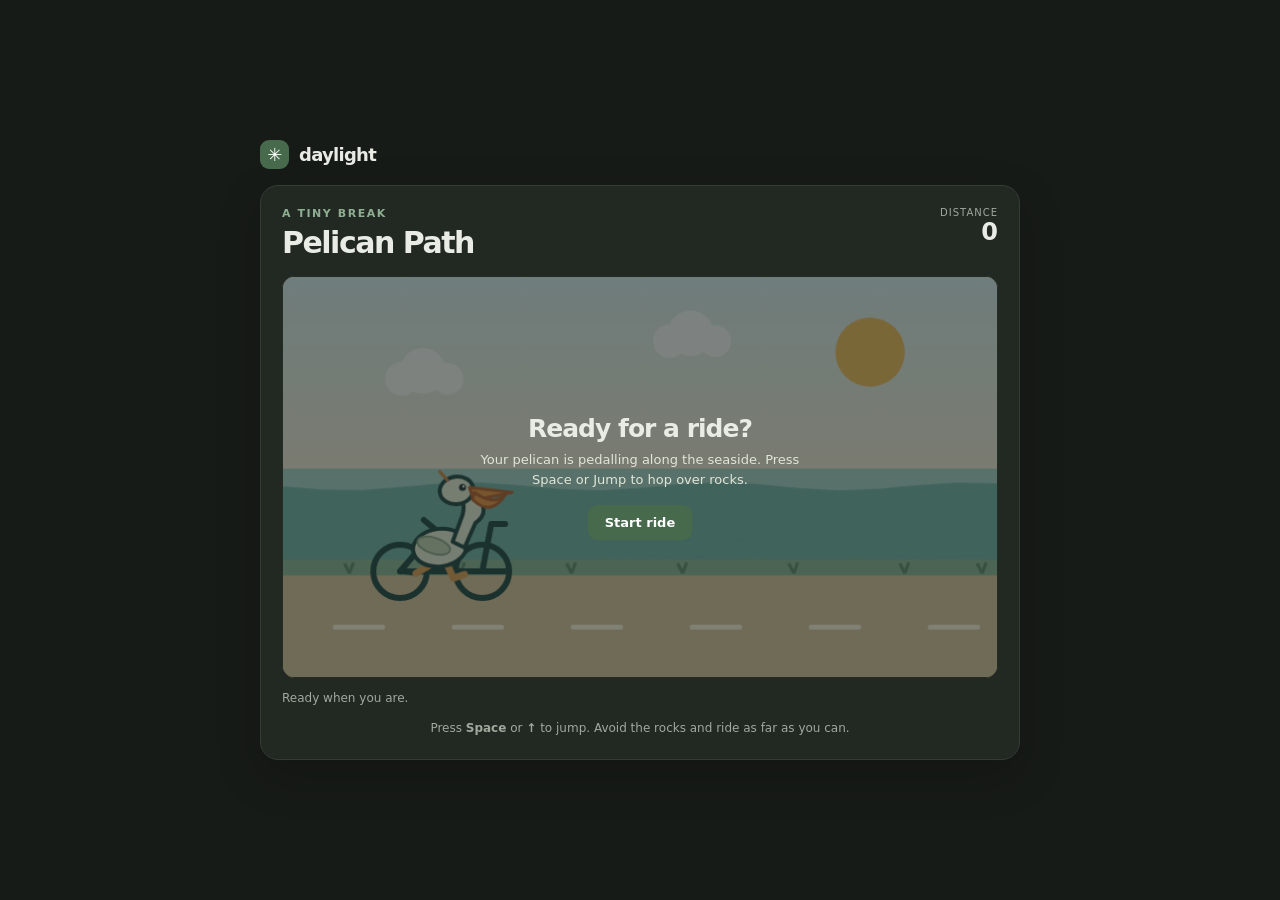
<file: you-are-the-application-server/assets/games/pelican.html>
<!DOCTYPE html>
<html lang="en"><head><meta http-equiv="Content-Type" content="text/html; charset=UTF-8">

<meta name="viewport" content="width=device-width,initial-scale=1">
<title>Pelican Path — Daylight</title>
<style>
:root{color-scheme:dark;--bg:#171b17;--panel:#222822;--line:#343c34;--ink:#e8ece5;--muted:#a0a99e;--green:#8eaf91;--sun:#f2bf61}
*{box-sizing:border-box}
body{min-height:100vh;margin:0;padding:22px;background:var(--bg);color:var(--ink);font-family:Inter,ui-sans-serif,system-ui,-apple-system,BlinkMacSystemFont,"Segoe UI",sans-serif;display:grid;place-items:center;-webkit-font-smoothing:antialiased}
.wrap{width:min(760px,100%)}
.top{display:flex;align-items:center;justify-content:space-between;margin-bottom:16px}
.brand{display:flex;align-items:center;gap:10px;font-size:18px;font-weight:750;letter-spacing:-.04em}
.mark{display:grid;place-items:center;width:29px;height:29px;border-radius:9px;background:#476a4c;color:#fff}
a{color:var(--green);font-size:13px;text-decoration:none}
a:hover{text-decoration:underline}
.card{padding:21px;background:var(--panel);border:1px solid var(--line);border-radius:18px;box-shadow:0 16px 45px #0003}
.heading{display:flex;align-items:flex-start;justify-content:space-between;gap:16px;margin-bottom:16px}
.kicker{color:var(--green);font-size:11px;font-weight:750;letter-spacing:.14em;text-transform:uppercase}
h1{margin:5px 0 0;font-size:30px;letter-spacing:-.05em}
.score{text-align:right}
.score span{display:block;color:var(--muted);font-size:10px;letter-spacing:.1em}
.score strong{font-size:24px}
.arena{position:relative}
canvas{display:block;width:100%;height:auto;aspect-ratio:16/9;border:1px solid #394438;border-radius:12px;background:#f4ead6}
.overlay{position:absolute;inset:0;display:grid;place-items:center;border-radius:12px;background:rgba(18,25,21,.53);text-align:center}
.overlay[hidden]{display:none}
.overlay-inner{padding:18px}
.overlay h2{margin:0 0 7px;font-size:25px;letter-spacing:-.04em}
.overlay p{max-width:360px;margin:0 0 15px;color:#e0e6d8;font-size:13px;line-height:1.55}
button{font:inherit;cursor:pointer}
.primary,.jump{border:0;border-radius:9px;background:#476a4c;color:#fff;font-size:13px;font-weight:700}
.primary{padding:10px 17px}
.primary:hover,.jump:hover{background:#557c5b}
.below{display:flex;align-items:center;justify-content:space-between;gap:12px;margin-top:13px}
#status{color:var(--muted);font-size:12px}
.jump{display:none;padding:10px 18px;touch-action:manipulation}
.help{margin:14px 0 0;color:var(--muted);font-size:12px;line-height:1.6;text-align:center}
@media(max-width:600px){body{padding:13px}.card{padding:15px}.jump{display:inline-block}.help{margin-top:10px}}
</style>
<meta http-equiv="Content-Security-Policy" content="default-src 'none'; script-src 'unsafe-inline'; style-src 'unsafe-inline'; img-src data:; connect-src 'none'; base-uri 'none'; form-action 'none'">
</head>
<body>
<main class="wrap">
  <header class="top">
    <div class="brand"><span class="mark" aria-hidden="true">✳</span> daylight</div>
    
  </header>
  <section class="card" aria-label="Pelican Path game">
    <div class="heading">
      <div><div class="kicker">A tiny break</div><h1>Pelican Path</h1></div>
      <div class="score"><span>DISTANCE</span><strong id="score">2353</strong></div>
    </div>
    <div class="arena">
      <canvas id="game" width="720" height="405" aria-label="Pelican cycling along a path and jumping over rocks"></canvas>
      <div class="overlay" id="overlay" hidden="">
        <div class="overlay-inner">
          <h2 id="overlayTitle">Ready for a ride?</h2>
          <p id="overlayCopy">Your pelican is pedalling along the seaside. Press Space or Jump to hop over rocks.</p>
          <button class="primary" id="start" type="button">Start ride</button>
        </div>
      </div>
    </div>
    <div class="below">
      <span id="status" aria-live="polite">Nice day for a ride!</span>
      <button class="jump" id="jump" type="button">↑ Jump</button>
    </div>
    <p class="help">Press <strong>Space</strong> or <strong>↑</strong> to jump. Avoid the rocks and ride as far as you can.</p>
  </section>
</main>
<script>
(()=>{
  const canvas=document.getElementById('game');
  const ctx=canvas.getContext('2d');
  const scoreEl=document.getElementById('score');
  const statusEl=document.getElementById('status');
  const overlay=document.getElementById('overlay');
  const titleEl=document.getElementById('overlayTitle');
  const copyEl=document.getElementById('overlayCopy');
  const startBtn=document.getElementById('start');
  const jumpBtn=document.getElementById('jump');
  const W=720,H=405,ground=315;
  let state='ready',lastTime=0,elapsed=0,distance=0,speed=290,jumpY=0,jumpV=0;
  let obstacles=[],cloudOffset=0,roadOffset=0,nextRock=1.25;
  const birdX=158;

  function reset(){
    state='ready';lastTime=0;elapsed=0;distance=0;speed=290;
    jumpY=0;jumpV=0;obstacles=[];cloudOffset=0;roadOffset=0;nextRock=1.25;
    scoreEl.textContent='0';
    statusEl.textContent='Ready when you are.';
    titleEl.textContent='Ready for a ride?';
    copyEl.textContent='Your pelican is pedalling along the seaside. Press Space or Jump to hop over rocks.';
    startBtn.textContent='Start ride';
    overlay.hidden=false;
    draw();
  }
  function start(){
    if(state==='running')return;
    if(state==='over')reset();
    state='running';overlay.hidden=true;
    statusEl.textContent='Nice day for a ride!';
    lastTime=performance.now();
    requestAnimationFrame(frame);
  }
  function jump(){
    if(state==='ready'){start();return}
    if(state!=='running'||jumpY>0)return;
    jumpV=625;
  }
  function end(){
    if(state!=='running')return;
    state='over';overlay.hidden=false;
    titleEl.textContent='Ride over!';
    copyEl.textContent='You rode '+Math.floor(distance)+' metres. Ready to take another run?';
    startBtn.textContent='Ride again';
    statusEl.textContent='Rock in the road — give it another go.';
  }
  function roundedRect(x,y,w,h,r,color){
    ctx.fillStyle=color;ctx.beginPath();ctx.roundRect(x,y,w,h,r);ctx.fill();
  }
  function drawBike(){
    const wheelY=ground-17-jumpY;
    const bob=state==='running'&&jumpY===0?Math.sin(elapsed*16)*2:0;
    const by=wheelY-55+bob;
    ctx.save();
    ctx.translate(birdX,0);
    ctx.strokeStyle='#254c4b';ctx.lineWidth=6;ctx.lineCap='round';ctx.lineJoin='round';
    ctx.beginPath();ctx.arc(-40,wheelY,27,0,Math.PI*2);ctx.arc(43,wheelY,27,0,Math.PI*2);ctx.stroke();
    ctx.beginPath();ctx.moveTo(-40,wheelY);ctx.lineTo(-4,wheelY-42);ctx.lineTo(12,wheelY);ctx.lineTo(-40,wheelY);
    ctx.moveTo(-4,wheelY-42);ctx.lineTo(4,wheelY);ctx.lineTo(43,wheelY);ctx.lineTo(12,wheelY);
    ctx.moveTo(-4,wheelY-42);ctx.lineTo(-16,wheelY-52);
    ctx.moveTo(43,wheelY);ctx.lineTo(52,wheelY-48);ctx.lineTo(66,wheelY-48);
    ctx.stroke();
    ctx.lineWidth=5;
    ctx.beginPath();ctx.moveTo(-40,wheelY);ctx.lineTo(-24,wheelY+2);ctx.moveTo(12,wheelY);ctx.lineTo(25,wheelY+3);ctx.stroke();
    // Legs pedal in opposite rhythm.
    const pedal=Math.sin(elapsed*13);
    ctx.strokeStyle='#e2a45e';ctx.lineWidth=7;
    ctx.beginPath();ctx.moveTo(-2,by+43);ctx.lineTo(-12+pedal*12,wheelY-5);ctx.lineTo(-24+pedal*12,wheelY+2);
    ctx.moveTo(5,by+43);ctx.lineTo(14-pedal*12,wheelY+7);ctx.lineTo(25-pedal*12,wheelY+3);ctx.stroke();
    // Pelican body and neck.
    ctx.fillStyle='#e8f0dc';ctx.strokeStyle='#254c4b';ctx.lineWidth=4;
    ctx.beginPath();ctx.ellipse(0,by+31,27,19,-.12,0,Math.PI*2);ctx.fill();ctx.stroke();
    ctx.beginPath();ctx.moveTo(13,by+25);ctx.lineTo(23,by-2);ctx.quadraticCurveTo(27,by-17,16,by-23);
    ctx.lineTo(35,by-24);ctx.quadraticCurveTo(53,by-6,36,by+6);ctx.lineTo(25,by+31);ctx.closePath();ctx.fill();ctx.stroke();
    ctx.beginPath();ctx.ellipse(17,by-27,17,14,-.15,0,Math.PI*2);ctx.fill();ctx.stroke();
    // Long bill and pouch.
    ctx.fillStyle='#ed9a47';ctx.strokeStyle='#b96737';ctx.lineWidth=3;
    ctx.beginPath();ctx.moveTo(30,by-30);ctx.lineTo(73,by-25);ctx.lineTo(34,by-17);ctx.closePath();ctx.fill();ctx.stroke();
    ctx.beginPath();ctx.moveTo(33,by-18);ctx.quadraticCurveTo(52,by+1,67,by-24);ctx.quadraticCurveTo(55,by-10,35,by-25);ctx.closePath();ctx.fill();ctx.stroke();
    // Wing, eye, and a little feather.
    ctx.fillStyle='#c5d8b9';ctx.strokeStyle='#8da98e';ctx.lineWidth=2;
    ctx.beginPath();ctx.ellipse(-6,by+29,17,8,.3,0,Math.PI*2);ctx.fill();ctx.stroke();
    ctx.fillStyle='#243b39';ctx.beginPath();ctx.arc(23,by-30,3.5,0,Math.PI*2);ctx.fill();
    ctx.fillStyle='#fff';ctx.beginPath();ctx.arc(24,by-31,1.2,0,Math.PI*2);ctx.fill();
    ctx.strokeStyle='#d28748';ctx.lineWidth=3;ctx.beginPath();ctx.moveTo(8,by-37);ctx.lineTo(0,by-46);ctx.stroke();
    ctx.restore();
  }
  function drawRock(r){
    const y=ground-r.h;
    ctx.fillStyle='#59645d';ctx.strokeStyle='#34433a';ctx.lineWidth=3;
    ctx.beginPath();ctx.moveTo(r.x,y+r.h);ctx.lineTo(r.x+4,y+13);ctx.lineTo(r.x+18,y);ctx.lineTo(r.x+35,y+7);ctx.lineTo(r.x+r.w,y+22);ctx.lineTo(r.x+r.w-3,y+r.h);ctx.closePath();ctx.fill();ctx.stroke();
    ctx.fillStyle='rgba(255,255,255,.18)';
    ctx.beginPath();ctx.moveTo(r.x+8,y+14);ctx.lineTo(r.x+19,y+4);ctx.lineTo(r.x+25,y+11);ctx.closePath();ctx.fill();
  }
  function draw(){
    ctx.clearRect(0,0,W,H);
    // Warm sky and distant sea.
    const sky=ctx.createLinearGradient(0,0,0,H);
    sky.addColorStop(0,'#d9eef0');sky.addColorStop(.55,'#f4ead6');sky.addColorStop(1,'#f4ead6');
    ctx.fillStyle=sky;ctx.fillRect(0,0,W,H);
    ctx.fillStyle='#f2bf61';ctx.beginPath();ctx.arc(592,76,35,0,Math.PI*2);ctx.fill();
    ctx.fillStyle='#a8d5cc';ctx.fillRect(0,194,W,93);
    ctx.fillStyle='#75b8ad';
    for(let i=0;i<5;i++){
      const yy=212+i*17;
      ctx.beginPath();ctx.moveTo(0,yy);
      for(let x=0;x<=W;x+=40)ctx.lineTo(x,yy+Math.sin(x*.025+i+elapsed)*4);
      ctx.lineTo(W,287);ctx.lineTo(0,287);ctx.closePath();ctx.fill();
    }
    // Clouds drift by.
    ctx.fillStyle='rgba(255,255,255,.75)';
    for(let i=0;i<3;i++){
      const x=((i*270-cloudOffset+W+100)%(W+180))-70,y=65+(i%2)*38;
      ctx.beginPath();ctx.arc(x,y,17,0,Math.PI*2);ctx.arc(x+21,y-8,23,0,Math.PI*2);ctx.arc(x+46,y,16,0,Math.PI*2);ctx.fill();
    }
    // Coastal verge and road.
    ctx.fillStyle='#8eb99b';ctx.fillRect(0,286,W,16);
    ctx.fillStyle='#d9c89f';ctx.fillRect(0,302,W,H-302);
    ctx.fillStyle='#fff5df';
    for(let x=-70+roadOffset;x<W;x+=120)roundedRect(x,352,53,5,3,'#fff5df');
    // Small path-side grass tufts.
    ctx.strokeStyle='#628e72';ctx.lineWidth=3;
    for(let i=0;i<8;i++){
      const x=((i*112-roadOffset*.8+W)%(W+30))-15;
      ctx.beginPath();ctx.moveTo(x,300);ctx.lineTo(x-5,290);ctx.moveTo(x,300);ctx.lineTo(x+4,289);ctx.stroke();
    }
    obstacles.forEach(drawRock);
    drawBike();
    // HUD progress stripe.
    if(state==='running'){
      ctx.fillStyle='rgba(37,76,75,.15)';ctx.fillRect(0,0,W,5);
      ctx.fillStyle='#476a4c';ctx.fillRect(0,0,Math.min(W,(distance%100)*W/100),5);
    }
  }
  function frame(now){
    if(state!=='running')return;
    const dt=Math.min((now-lastTime)/1000,.04);lastTime=now;elapsed+=dt;
    speed=Math.min(520,290+distance*.12);
    distance+=speed*dt/10;
    scoreEl.textContent=String(Math.floor(distance));
    roadOffset=(roadOffset+speed*dt)%120;
    cloudOffset=(cloudOffset+speed*dt*.12)%(W+180);
    if(jumpY>0||jumpV>0){
      jumpY+=jumpV*dt;jumpV-=1550*dt;
      if(jumpY<=0){jumpY=0;jumpV=0}
    }
    nextRock-=dt;
    if(nextRock<=0){
      obstacles.push({x:W+12,w:43+Math.random()*13,h:27+Math.random()*12});
      nextRock=1.15+Math.random()*1.15-Math.min(.4,distance/900);
    }
    obstacles.forEach(r=>r.x-=speed*dt);
    obstacles=obstacles.filter(r=>r.x+r.w>-10);
    const pelicanBox={left:birdX+40, right:birdX+69, bottom:ground-44-jumpY, top:ground-105-jumpY};
    for(const r of obstacles){
      const rockBox={left:r.x+5,right:r.x+r.w-4,top:ground-r.h+7,bottom:ground};
      if(pelicanBox.right>rockBox.left&&pelicanBox.left<rockBox.right&&pelicanBox.bottom>rockBox.top&&pelicanBox.top<rockBox.bottom){
        end();return;
      }
    }
    draw();
    requestAnimationFrame(frame);
  }
  function onKey(e){
    if(e.code==='Space'||e.code==='ArrowUp'){
      e.preventDefault();
      if(state==='ready')start();
      jump();
    }else if(e.code==='Enter'&&(state==='ready'||state==='over')){
      start();
    }
  }
  document.addEventListener('keydown',onKey);
  startBtn.addEventListener('click',start);
  jumpBtn.addEventListener('pointerdown',e=>{e.preventDefault();jump()});
  canvas.addEventListener('pointerdown',()=>{if(state==='ready')start();else jump()});
  reset();
})();
</script>

<script>document.addEventListener("keydown", event => { if (event.key === "Escape") parent.postMessage({type:"close-article-game"}, "*"); });</script>
</body></html>
</file>
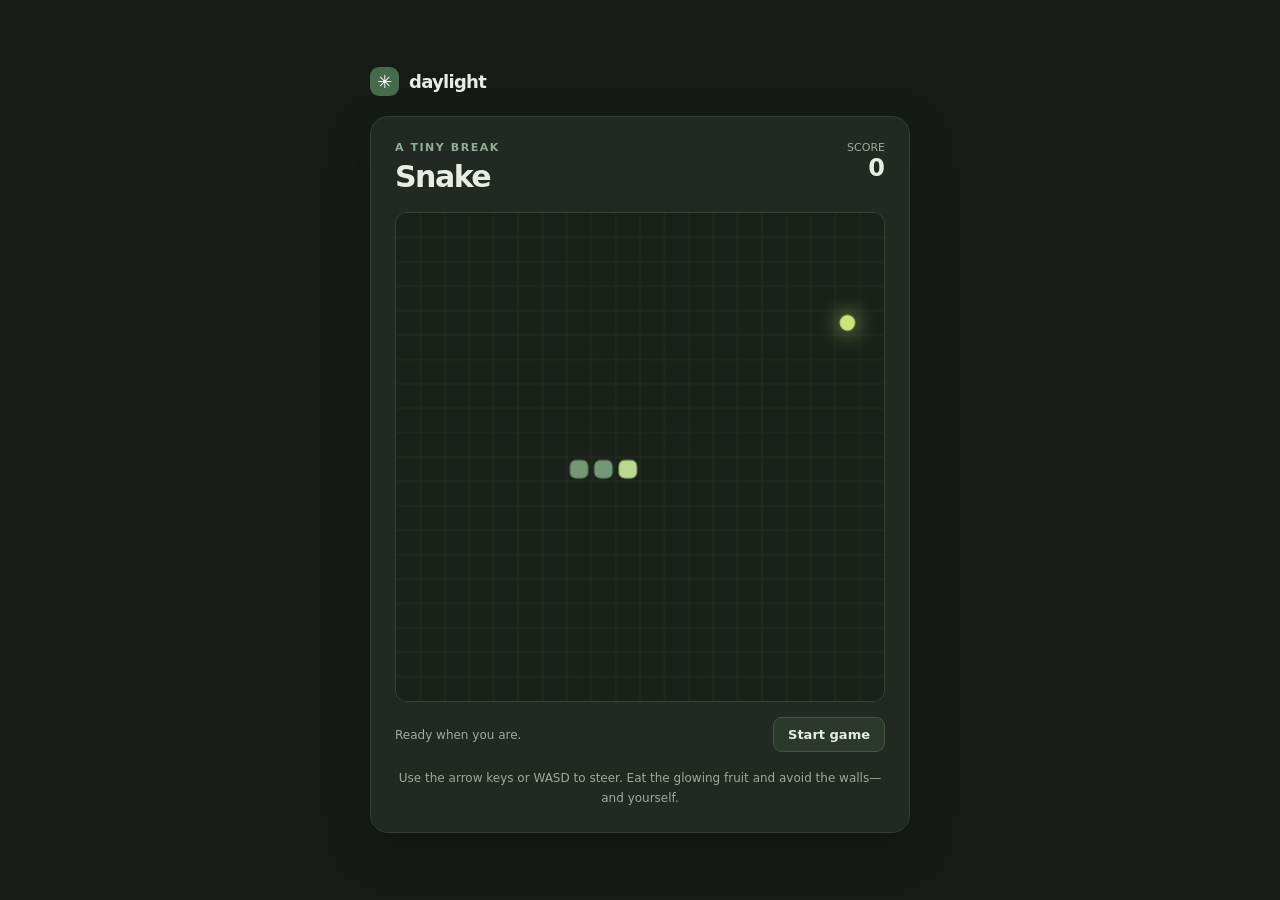
<file: you-are-the-application-server/assets/games/snake.html>
<!DOCTYPE html>
<html lang="en"><head><meta http-equiv="Content-Type" content="text/html; charset=UTF-8">

<meta name="viewport" content="width=device-width, initial-scale=1">
<title>Snake — Daylight</title>
<style>
:root{color-scheme:dark;--bg:#171b17;--panel:#222822;--line:#343c34;--ink:#e8ece5;--muted:#a0a99e;--green:#8eaf91;--accent:#c8e678}
*{box-sizing:border-box}
body{margin:0;min-height:100vh;padding:20px;background:var(--bg);color:var(--ink);font-family:system-ui,sans-serif;display:grid;place-items:center}
.wrap{width:min(540px,100%)}
.top{display:flex;align-items:center;justify-content:space-between;margin-bottom:20px}
.brand{display:flex;align-items:center;gap:10px;font-weight:750;font-size:18px;letter-spacing:-.04em}
.mark{display:grid;place-items:center;width:29px;height:29px;border-radius:9px;background:#476a4c;color:white}
.links{display:flex;gap:16px}
a{color:var(--green);text-decoration:none;font-size:13px}
a:hover{text-decoration:underline}
.card{padding:24px;background:var(--panel);border:1px solid var(--line);border-radius:18px;box-shadow:0 16px 45px #0003}
.heading{display:flex;align-items:flex-start;justify-content:space-between;gap:16px;margin-bottom:18px}
.kicker{color:var(--green);font-size:11px;font-weight:750;letter-spacing:.14em;text-transform:uppercase}
h1{margin:5px 0 0;font-size:30px;letter-spacing:-.05em}
.scorebox{text-align:right}
.scorebox span{display:block;color:var(--muted);font-size:11px}
.scorebox strong{font-size:24px}
canvas{display:block;width:100%;height:auto;aspect-ratio:1;border:1px solid #394438;border-radius:12px;background:#1a211a;touch-action:none}
.below{display:flex;justify-content:space-between;align-items:center;gap:12px;margin-top:15px;color:var(--muted);font-size:12px}
button{font:inherit;cursor:pointer}
.control{border:1px solid #465446;border-radius:9px;padding:9px 14px;background:#2b392b;color:var(--ink);font-size:13px;font-weight:650}
.control:hover{background:#354735}
.help{text-align:center;margin:17px 0 0;color:var(--muted);font-size:12px;line-height:1.6}
.touch{display:none;grid-template-columns:repeat(3,42px);grid-template-rows:repeat(2,38px);gap:5px;justify-content:center;margin:16px auto 0}
.touch button{border:1px solid #465446;border-radius:8px;background:#2b392b;color:var(--ink);font-size:17px;touch-action:manipulation}
.touch .up{grid-column:2;grid-row:1}.touch .left{grid-column:1;grid-row:2}.touch .down{grid-column:2;grid-row:2}.touch .right{grid-column:3;grid-row:2}
@media(max-width:600px){body{padding:14px}.card{padding:17px}.touch{display:grid}.help{margin-top:10px}}
</style>
<meta http-equiv="Content-Security-Policy" content="default-src 'none'; script-src 'unsafe-inline'; style-src 'unsafe-inline'; img-src data:; connect-src 'none'; base-uri 'none'; form-action 'none'">
</head>
<body>
<main class="wrap">
<header class="top">
  <div class="brand"><span class="mark" aria-hidden="true">✳</span> daylight</div>
  <div class="links"></div>
</header>
<section class="card" aria-label="Snake game">
  <div class="heading">
    <div><div class="kicker">A tiny break</div><h1>Snake</h1></div>
    <div class="scorebox"><span>SCORE</span><strong id="score">0</strong></div>
  </div>
  <canvas id="game" width="400" height="400" aria-label="Snake game board"></canvas>
  <div class="below">
    <span id="status" aria-live="polite">Ready when you are.</span>
    <button class="control" id="start" type="button">Start game</button>
  </div>
  <div class="touch" aria-label="Touch controls">
    <button class="up" type="button" data-dir="up" aria-label="Up">↑</button>
    <button class="left" type="button" data-dir="left" aria-label="Left">←</button>
    <button class="down" type="button" data-dir="down" aria-label="Down">↓</button>
    <button class="right" type="button" data-dir="right" aria-label="Right">→</button>
  </div>
  <p class="help">Use the arrow keys or WASD to steer. Eat the glowing fruit and avoid the walls—and yourself.</p>
</section>
</main>
<script>
(()=>{
const canvas=document.getElementById('game'),ctx=canvas.getContext('2d');
const scoreEl=document.getElementById('score'),status=document.getElementById('status'),startBtn=document.getElementById('start');
const cells=20,size=20;
let snake,food,dir,next,score,timer,running=false,over=false,recorded=false;
function placeFood(){do{food={x:Math.floor(Math.random()*cells),y:Math.floor(Math.random()*cells)}}while(snake.some(p=>p.x===food.x&&p.y===food.y))}
function reset(){clearInterval(timer);snake=[{x:9,y:10},{x:8,y:10},{x:7,y:10}];dir={x:1,y:0};next={x:1,y:0};score=0;running=false;over=false;recorded=false;scoreEl.textContent='0';placeFood();startBtn.textContent='Start game';status.textContent='Ready when you are.';draw()}
function draw(){
  ctx.fillStyle='#1a211a';ctx.fillRect(0,0,400,400);ctx.strokeStyle='rgba(180,205,160,.055)';
  for(let i=1;i<cells;i++){ctx.beginPath();ctx.moveTo(i*size,0);ctx.lineTo(i*size,400);ctx.stroke();ctx.beginPath();ctx.moveTo(0,i*size);ctx.lineTo(400,i*size);ctx.stroke()}
  ctx.save();ctx.shadowColor='#c8e678';ctx.shadowBlur=18;ctx.fillStyle='#c8e678';ctx.beginPath();ctx.arc((food.x+.5)*size,(food.y+.5)*size,6.4,0,Math.PI*2);ctx.fill();ctx.restore();
  snake.forEach((p,i)=>{ctx.fillStyle=i===0?'#b9d98f':'#739875';ctx.beginPath();ctx.roundRect(p.x*size+2.5,p.y*size+2.5,15,15,5);ctx.fill()});
  if(over){ctx.fillStyle='rgba(15,20,15,.72)';ctx.fillRect(0,0,400,400);ctx.fillStyle='#f0f3eb';ctx.textAlign='center';ctx.font='700 25px system-ui';ctx.fillText('Game over',200,195);ctx.font='14px system-ui';ctx.fillText('Press Start to play again',200,223)}
}
function finish(){
  clearInterval(timer);running=false;over=true;status.textContent='Game over — well played!';startBtn.textContent='Play again';draw();
  recorded=true;
}
function tick(){
  dir=next;const head={x:snake[0].x+dir.x,y:snake[0].y+dir.y};
  if(head.x<0||head.y<0||head.x>=cells||head.y>=cells||snake.some(p=>p.x===head.x&&p.y===head.y)){finish();return}
  snake.unshift(head);if(head.x===food.x&&head.y===food.y){score++;scoreEl.textContent=score;placeFood()}else snake.pop();draw()
}
function start(){if(running)return;if(over)reset();running=true;status.textContent='Game on — keep going!';startBtn.textContent='Pause';timer=setInterval(tick,125)}
function pause(){clearInterval(timer);running=false;status.textContent='Paused';startBtn.textContent='Resume'}
function steer(name){const d={up:{x:0,y:-1},down:{x:0,y:1},left:{x:-1,y:0},right:{x:1,y:0}}[name];if(!d)return;if(d.x!==-dir.x||d.y!==-dir.y)next=d;if(!running&&!over)start()}
document.addEventListener('keydown',e=>{
  const key={ArrowUp:'up',w:'up',W:'up',ArrowDown:'down',s:'down',S:'down',ArrowLeft:'left',a:'left',A:'left',ArrowRight:'right',d:'right',D:'right'}[e.key];
  if(key){e.preventDefault();steer(key)}
  if(e.key===' '){e.preventDefault();running?pause():start()}
});
document.querySelectorAll('[data-dir]').forEach(b=>b.addEventListener('click',()=>steer(b.dataset.dir)));
startBtn.addEventListener('click',()=>running?pause():start());
reset();
})();
</script>

<script>document.addEventListener("keydown", event => { if (event.key === "Escape") parent.postMessage({type:"close-article-game"}, "*"); });</script>
</body></html>
</file>
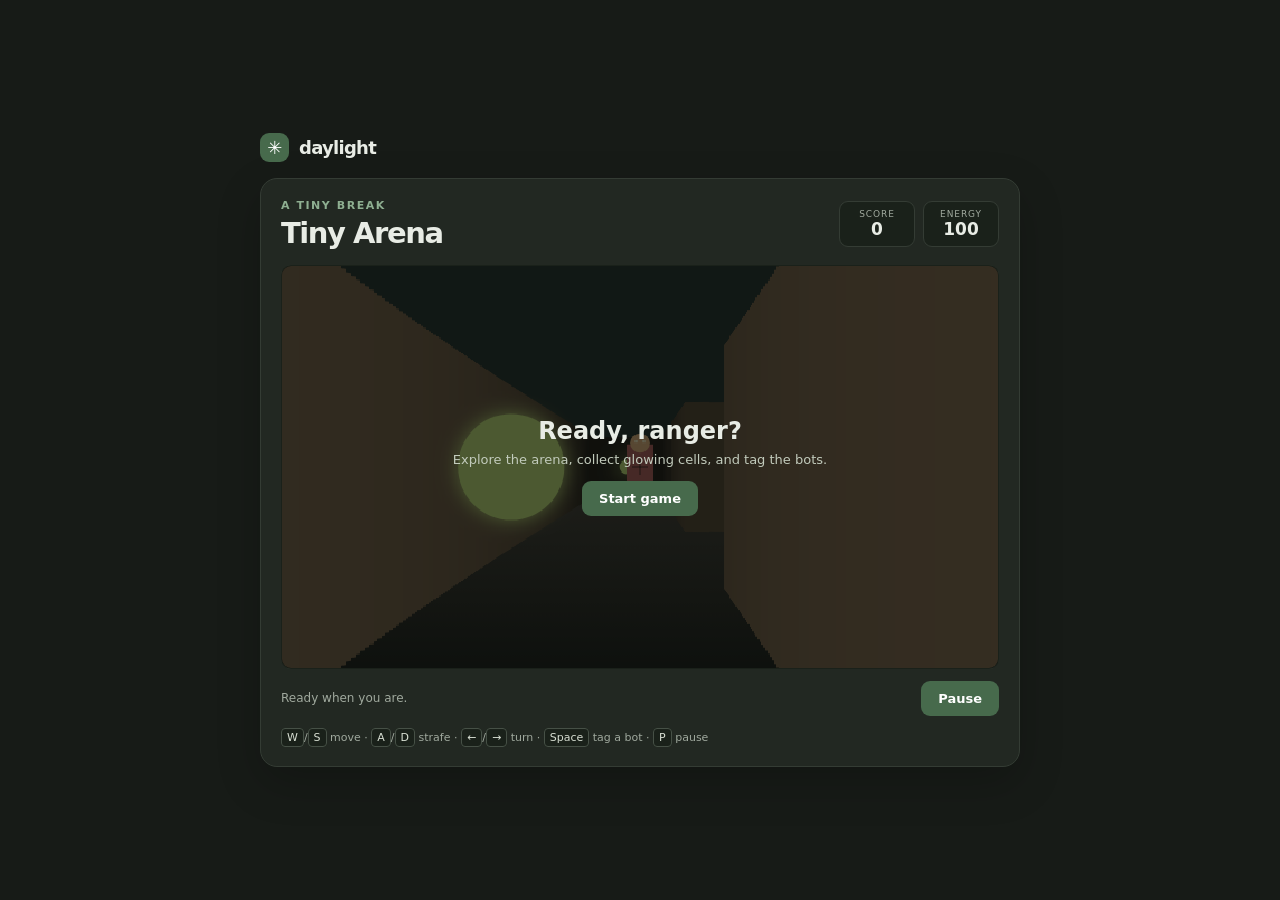
<file: you-are-the-application-server/assets/games/tiny-arena.html>
<!DOCTYPE html>
<html lang="en"><head><meta http-equiv="Content-Type" content="text/html; charset=UTF-8">

<meta name="viewport" content="width=device-width,initial-scale=1">
<title>Tiny Arena — Daylight</title>
<style>
:root{color-scheme:dark;--bg:#171b17;--panel:#222822;--line:#343c34;--ink:#e8ece5;--muted:#a0a99e;--green:#8eaf91}
*{box-sizing:border-box}
body{margin:0;min-height:100vh;padding:20px;background:var(--bg);color:var(--ink);font-family:Inter,ui-sans-serif,system-ui,-apple-system,BlinkMacSystemFont,"Segoe UI",sans-serif;display:grid;place-items:center;-webkit-font-smoothing:antialiased}
.wrap{width:min(760px,100%)}
.top{display:flex;align-items:center;justify-content:space-between;margin-bottom:16px}
.brand{display:flex;align-items:center;gap:10px;font-size:18px;font-weight:750;letter-spacing:-.04em}
.mark{display:grid;place-items:center;width:29px;height:29px;border-radius:9px;background:#476a4c;color:#fff}
a{color:var(--green);text-decoration:none;font-size:13px}
a:hover{text-decoration:underline}
.card{padding:20px;background:var(--panel);border:1px solid var(--line);border-radius:17px;box-shadow:0 16px 45px #0003}
.heading{display:flex;justify-content:space-between;align-items:center;gap:16px;margin-bottom:15px}
.kicker{color:var(--green);font-size:11px;font-weight:750;letter-spacing:.14em;text-transform:uppercase}
h1{margin:4px 0 0;font-size:29px;letter-spacing:-.05em}
.stats{display:flex;gap:8px}
.stat{min-width:76px;padding:7px 10px;border:1px solid var(--line);border-radius:9px;background:#1a211a;text-align:center}
.stat span{display:block;color:var(--muted);font-size:9px;letter-spacing:.1em}
.stat strong{font-size:17px}
.game{position:relative}
canvas{display:block;width:100%;height:auto;aspect-ratio:16/9;border:1px solid #394438;border-radius:10px;background:#111713;image-rendering:pixelated}
.overlay{position:absolute;inset:0;display:grid;place-items:center;border-radius:10px;background:rgba(10,14,11,.65);text-align:center}
.overlay[hidden]{display:none}
.overlay-inner{padding:18px}
.overlay h2{margin:0 0 7px;font-size:24px}
.overlay p{margin:0 0 14px;color:#c2cbbc;font-size:13px}
button{font:inherit;cursor:pointer}
.primary{border:0;border-radius:9px;padding:10px 17px;background:#476a4c;color:white;font-size:13px;font-weight:700}
.primary:hover{background:#557c5b}
.below{display:flex;justify-content:space-between;align-items:center;gap:12px;margin-top:12px}
#status{color:var(--muted);font-size:12px}
.controls{margin:13px 0 0;color:var(--muted);font-size:11px;line-height:1.6}
kbd{padding:2px 5px;border:1px solid #465046;border-radius:4px;background:#1a211a;color:#d8dfd3;font:inherit}
.touch{display:none;grid-template-columns:repeat(5,1fr);gap:6px;margin-top:12px}
.touch button{height:39px;border:1px solid #465446;border-radius:8px;background:#2b392b;color:var(--ink);font-size:15px;touch-action:manipulation}
@media(max-width:600px){body{padding:12px}.card{padding:14px}.heading{align-items:flex-start}.stats{gap:5px}.stat{min-width:56px;padding:6px}.touch{display:grid}}
</style>
<meta http-equiv="Content-Security-Policy" content="default-src 'none'; script-src 'unsafe-inline'; style-src 'unsafe-inline'; img-src data:; connect-src 'none'; base-uri 'none'; form-action 'none'">
</head>
<body>
<main class="wrap">
<header class="top">
  <div class="brand"><span class="mark" aria-hidden="true">✳</span> daylight</div>
  
</header>
<section class="card" aria-label="Tiny Arena game">
  <div class="heading">
    <div><div class="kicker">A tiny break</div><h1>Tiny Arena</h1></div>
    <div class="stats">
      <div class="stat"><span>SCORE</span><strong id="score">325</strong></div>
      <div class="stat"><span>ENERGY</span><strong id="energy">100</strong></div>
    </div>
  </div>
  <div class="game">
    <canvas id="screen" width="640" height="360" aria-label="Retro first-person arena game"></canvas>
    <div class="overlay" id="overlay" hidden="">
      <div class="overlay-inner">
        <h2 id="overlay-title">Ready, ranger?</h2>
        <p id="overlay-copy">Explore the arena, collect glowing cells, and tag the bots.</p>
        <button class="primary" id="start" type="button">Play again</button>
      </div>
    </div>
  </div>
  <div class="below">
    <span id="status" aria-live="polite">Nice tag! Keep exploring.</span>
    <button class="primary" id="pause" type="button">Pause</button>
  </div>
  <div class="touch" aria-label="Touch controls">
    <button type="button" data-key="ArrowLeft" aria-label="Turn left">↶</button>
    <button type="button" data-key="w" aria-label="Move forward">↑</button>
    <button type="button" data-key=" " aria-label="Fire">●</button>
    <button type="button" data-key="s" aria-label="Move backward">↓</button>
    <button type="button" data-key="ArrowRight" aria-label="Turn right">↷</button>
  </div>
  <p class="controls"><kbd>W</kbd>/<kbd>S</kbd> move · <kbd>A</kbd>/<kbd>D</kbd> strafe · <kbd>←</kbd>/<kbd>→</kbd> turn · <kbd>Space</kbd> tag a bot · <kbd>P</kbd> pause</p>
</section>
</main>
<script>
(()=>{
const canvas=document.getElementById('screen'),ctx=canvas.getContext('2d');
const scoreEl=document.getElementById('score'),energyEl=document.getElementById('energy');
const status=document.getElementById('status'),overlay=document.getElementById('overlay');
const title=document.getElementById('overlay-title'),copy=document.getElementById('overlay-copy');
const startBtn=document.getElementById('start'),pauseBtn=document.getElementById('pause');
const map=["111111111111","100000000001","101100110101","100000000001","100110011001","100000000001","101100110101","100000000001","111111111111"];
const originalCells=[{x:2.5,y:1.5},{x:9.5,y:1.5},{x:5.5,y:3.5},{x:2.5,y:7.5},{x:9.5,y:7.5}];
let player,bots,cells,score,energy,state='ready',last=0,flash=0;
const keys=new Set();
const wall=(x,y)=>!map[Math.floor(y)]||map[Math.floor(y)][Math.floor(x)]!=='0';
function reset(){
  player={x:1.7,y:1.7,a:0};
  bots=[{x:8.4,y:1.7,alive:true},{x:5.5,y:5.4,alive:true},{x:2.3,y:6.7,alive:true}];
  cells=originalCells.map(p=>({...p}));score=0;energy=100;state='ready';flash=0;
  scoreEl.textContent='0';energyEl.textContent='100';status.textContent='Ready when you are.';
  title.textContent='Ready, ranger?';copy.textContent='Explore the arena, collect glowing cells, and tag the bots.';
  startBtn.textContent='Start game';pauseBtn.textContent='Pause';overlay.hidden=false;draw();
}
function cast(angle){
  let d=0;
  while(d<16){d+=.025;if(wall(player.x+Math.cos(angle)*d,player.y+Math.sin(angle)*d))break}
  return d;
}
function draw(){
  const w=canvas.width,h=canvas.height;
  ctx.fillStyle='#202a27';ctx.fillRect(0,0,w,h/2);
  const grad=ctx.createLinearGradient(0,h/2,0,h);
  grad.addColorStop(0,'#484038');grad.addColorStop(1,'#171613');
  ctx.fillStyle=grad;ctx.fillRect(0,h/2,w,h/2);
  const depth=new Float32Array(w);
  for(let x=0;x<w;x++){
    const ray=player.a+(x/w-.5)*1.12,d=cast(ray),corrected=d*Math.cos(ray-player.a);
    depth[x]=corrected;
    const wallH=Math.min(h*1.6,h/(corrected*.72)),top=(h-wallH)/2,shade=Math.max(28,140-corrected*13);
    ctx.fillStyle=`rgb(${shade},${shade*.78|0},${shade*.57|0})`;
    ctx.fillRect(x,top,1,wallH);
  }
  const objects=[...cells.map(p=>({...p,type:'cell'})),...bots.filter(b=>b.alive).map(b=>({...b,type:'bot'}))]
    .sort((a,b)=>Math.hypot(player.x-b.x,player.y-b.y)-Math.hypot(player.x-a.x,player.y-a.y));
  objects.forEach(o=>{
    const dx=o.x-player.x,dy=o.y-player.y,dist=Math.hypot(dx,dy);
    let angle=Math.atan2(dy,dx)-player.a;
    while(angle>Math.PI)angle-=Math.PI*2;
    while(angle< -Math.PI)angle+=Math.PI*2;
    if(Math.abs(angle)>.72||dist<.15)return;
    const sx=w/2+Math.tan(angle)*w*.72,size=Math.min(h*1.1,h/(dist*.85));
    if(depth[Math.max(0,Math.min(w-1,sx|0))]<dist*.88)return;
    if(o.type==='cell'){
      ctx.save();ctx.shadowColor='#c8e678';ctx.shadowBlur=18;ctx.fillStyle='#c8e678';
      ctx.beginPath();ctx.arc(sx,h/2,size*.12,0,Math.PI*2);ctx.fill();ctx.restore();
    }else{
      ctx.fillStyle='#b95c58';ctx.fillRect(sx-size*.19,h/2-size*.32,size*.38,size*.53);
      ctx.fillStyle='#e8b37b';ctx.beginPath();ctx.arc(sx,h/2-size*.34,size*.14,0,Math.PI*2);ctx.fill();
      ctx.fillStyle='#fff2c9';ctx.fillRect(sx-size*.075,h/2-size*.38,size*.04,size*.035);
      ctx.fillRect(sx+size*.035,h/2-size*.38,size*.04,size*.035);
    }
  });
  if(flash>0){ctx.fillStyle='rgba(255,220,130,.12)';ctx.fillRect(0,0,w,h)}
  ctx.fillStyle='rgba(0,0,0,.32)';
  ctx.fillRect(w/2-1,h/2-7,2,14);ctx.fillRect(w/2-7,h/2-1,14,2);
}
function move(dx,dy){
  const nx=player.x+dx,ny=player.y+dy;
  if(!wall(nx,player.y))player.x=nx;
  if(!wall(player.x,ny))player.y=ny;
}
function act(dt){
  const turn=(keys.has('ArrowRight')||keys.has('d')||keys.has('D')?1:0)-(keys.has('ArrowLeft')||keys.has('a')||keys.has('A')?1:0);
  player.a+=turn*dt*2.4;
  const forward=(keys.has('w')||keys.has('W')||keys.has('ArrowUp')?1:0)-(keys.has('s')||keys.has('S')||keys.has('ArrowDown')?1:0);
  const strafe=(keys.has('D')?1:0)-(keys.has('A')?1:0);
  move((Math.cos(player.a)*forward-Math.sin(player.a)*strafe)*dt*2.2,(Math.sin(player.a)*forward+Math.cos(player.a)*strafe)*dt*2.2);
  for(let i=cells.length-1;i>=0;i--){
    if(Math.hypot(player.x-cells[i].x,player.y-cells[i].y)<.38){cells.splice(i,1);score+=25;scoreEl.textContent=score}
  }
  bots.forEach(b=>{if(b.alive&&Math.hypot(player.x-b.x,player.y-b.y)<.55)energy=Math.max(0,energy-dt*9)});
  energyEl.textContent=Math.ceil(energy);flash=Math.max(0,flash-dt);
  if(energy<=0)finish(false);
  else if(!cells.length&&bots.every(b=>!b.alive))finish(true);
}
function fire(){
  if(state!=='playing')return;
  flash=.12;
  const target=bots.filter(b=>b.alive).map(b=>({b,d:Math.hypot(b.x-player.x,b.y-player.y),a:Math.atan2(b.y-player.y,b.x-player.x)-player.a}))
    .filter(o=>Math.abs(Math.atan2(Math.sin(o.a),Math.cos(o.a)))<.12&&o.d<7&&cast(Math.atan2(o.b.y-player.y,o.b.x-player.x))>=o.d-.3)
    .sort((a,b)=>a.d-b.d)[0];
  if(target){target.b.alive=false;score+=100;scoreEl.textContent=score;status.textContent='Nice tag! Keep exploring.'}
  draw();
}
function finish(win){
  state='over';overlay.hidden=false;
  title.textContent=win?'Arena clear!':'Out of energy!';
  copy.textContent=win?'Great run — all cells collected and bots tagged.':'Take a breather and try another run.';
  startBtn.textContent='Play again';status.textContent=win?'You cleared the arena!':'Run ended.';
}
function loop(now){
  if(state!=='playing')return;
  const dt=Math.min((now-last)/1000,.05);last=now;act(dt);draw();
  if(state==='playing')requestAnimationFrame(loop);
}
function begin(){
  if(state==='over')reset();
  state='playing';overlay.hidden=true;status.textContent='Arena live — have fun!';
  startBtn.textContent='Play again';pauseBtn.textContent='Pause';last=performance.now();
  requestAnimationFrame(loop);
}
function pause(){
  if(state==='playing'){
    state='paused';status.textContent='Paused';overlay.hidden=false;
    title.textContent='Paused';copy.textContent='Take your time. Resume when you’re ready.';
    startBtn.textContent='Resume';pauseBtn.textContent='Resume';
  }else if(state==='paused'){
    begin();
  }
}
document.addEventListener('keydown',e=>{
  if(['ArrowUp','ArrowDown','ArrowLeft','ArrowRight',' '].includes(e.key))e.preventDefault();
  keys.add(e.key);
  if(e.key===' '){if(state==='ready')begin();else fire()}
  if(e.key==='Enter'&&(state==='ready'||state==='over'))begin();
  if(e.key==='p'||e.key==='P')pause();
});
document.addEventListener('keyup',e=>keys.delete(e.key));
window.addEventListener('blur',()=>keys.clear());
document.querySelectorAll('[data-key]').forEach(btn=>{
  const key=btn.dataset.key;
  btn.addEventListener('pointerdown',e=>{e.preventDefault();keys.add(key);if(state==='ready')begin();if(key===' ')fire()});
  ['pointerup','pointercancel','pointerleave'].forEach(type=>btn.addEventListener(type,()=>keys.delete(key)));
});
startBtn.addEventListener('click',()=>state==='playing'?pause():begin());
pauseBtn.addEventListener('click',pause);
canvas.addEventListener('click',fire);
reset();
})();
</script>

<script>document.addEventListener("keydown", event => { if (event.key === "Escape") parent.postMessage({type:"close-article-game"}, "*"); });</script>
</body></html>
</file>
<file: you-are-the-application-server/style.css>
:root {
  --paper: #101410;
  --ink: #e3e9e1;
  --muted: #9ba799;
  --rule: #303b31;
  --accent: #476a4c;
  --accent-text: #8eaf91;
  --link: #9cbea1;
  --code: #222b23;
  color-scheme: dark;
  --mono: ui-monospace, "SFMono-Regular", Menlo, Consolas, "Liberation Mono", monospace;
  --image-width: min(1120px, calc(100vw - 32px));
}
* { box-sizing: border-box; }
html { scroll-behavior: auto; scroll-padding-top: 2rem; }
body {
  margin: 0;
  background: var(--paper);
  color: var(--ink);
  font: 17px/1.85 var(--mono);
  -webkit-font-smoothing: antialiased;
}
::selection { background: #476a4c; color: #fff; }
a { color: var(--link); text-decoration-thickness: 1px; text-underline-offset: 4px; }
a:hover { text-decoration-thickness: 2px; }
button { font: inherit; cursor: pointer; }
button, a, summary { -webkit-tap-highlight-color: transparent; }
:focus-visible { outline: 2px solid var(--accent); outline-offset: 5px; }
[hidden] { display: none !important; }
main { max-width: 800px; margin: 0 auto; padding: 0 28px; }
.article-header { padding: 70px 0 30px; }
h1 {
  font-size: 32px;
  line-height: 1.35;
  letter-spacing: -.045em;
  font-weight: 650;
  margin: 0;
}
.title-period { color: var(--accent-text); }
p { margin: 0 0 1.5em; }
h2, h3, h4 { line-height: 1.45; letter-spacing: -.035em; font-weight: 650; scroll-margin-top: 30px; }
h2 { font-size: 25px; margin: 2.5em 0 1em; position: relative; }
h2::before { content: "#"; position: absolute; right: calc(100% + 17px); color: #526351; font-size: 20px; }
h3 { font-size: 21px; margin: 2em 0 .8em; }
h4 { font-size: 17px; margin: 1.8em 0 .7em; }
code { font: .9em/1.6 var(--mono); background: var(--code); padding: .16em .35em; border-radius: 3px; overflow-wrap: anywhere; }
pre { white-space: pre-wrap; overflow-wrap: anywhere; margin: 0; font: 14px/1.8 var(--mono); }
pre code { background: none; padding: 0; border-radius: 0; font: inherit; }
strong { font-weight: 650; }
.prompt-block { background: #192019; border: 1px solid var(--rule); border-radius: 4px; margin-bottom: 26px; }
.prompt-block > pre { padding: 22px 24px 16px; }
.full-prompt { position: relative; padding-bottom: 44px; }
.full-prompt summary {
  position: absolute; left: 0; right: 0; bottom: 0;
  padding: 8px 24px 17px;
  font: 12px/1.6 var(--mono);
  color: var(--muted);
  cursor: pointer;
  list-style: none;
  display: flex;
  justify-content: space-between;
}
.full-prompt summary::-webkit-details-marker { display: none; }
.full-prompt summary:hover { color: var(--accent-text); }
.full-prompt pre { padding: 3px 24px 23px; }
.when-open, .full-prompt[open] .when-closed { display: none; }
.full-prompt[open] .when-open { display: inline; }
.full-prompt[open] summary > span:last-child { transform: rotate(45deg); }
.typing-cursor::after { content: "▍"; color: var(--accent-text); animation: blink .8s steps(2, start) infinite; }
.prompt-follow { opacity: 1; }
.breathing-room { margin-bottom: 4em; }
ul { padding-left: 1.25em; margin: 0 0 1.8em; }
li { padding-left: .35em; margin: .5em 0; }
.expectations li::marker { color: var(--accent); }

/* Images break out of the text column, without adding a background to their transparency. */
.screenshot {
  width: var(--image-width);
  margin: 2em 0 2.2em;
  margin-left: calc((100% - var(--image-width)) / 2);
}
.article-illustration {
  width: 100%;
  margin-left: 0;
}
.image-link { display: block; position: relative; cursor: zoom-in; line-height: 0; background: transparent; }
.screenshot img { display: block; width: 100%; height: auto; background: transparent; }
.zoom-hint {
  position: absolute; bottom: 16px; right: 18px; display: grid; place-items: center;
  width: 28px; height: 28px; font: 18px/1 var(--mono); color: var(--ink); background: var(--paper);
  border: 1px solid var(--rule); border-radius: 4px; opacity: 0; transition: opacity .2s;
}
.image-link:hover .zoom-hint, .image-link:focus-visible .zoom-hint { opacity: 1; }
.external-icon { display: inline-block; font: .8em/1 var(--mono); margin-left: .3em; text-decoration: none; }
.note { position: relative; display: inline; }
.note-trigger { border: 0; background: none; color: var(--accent-text); font: 20px/1 var(--mono); padding: 0 5px; vertical-align: super; min-width: 25px; }
.note-content {
  display: none; position: absolute; left: -20px; bottom: calc(100% + 14px); z-index: 5;
  background: #263328; color: #fafafa; width: 300px; max-width: 80vw;
  border-radius: 5px; padding: 17px 19px; font: 13px/1.7 var(--mono); box-shadow: 0 8px 35px #0002;
}
.note-content a { color: var(--link); }
.note-content code { background: #ffffff1a; }
.note.open .note-content, .note:focus-within .note-content { display: block; }
.note-content::after { content: ""; position: absolute; bottom: -6px; left: 27px; border-top: 7px solid #263328; border-left: 7px solid transparent; border-right: 7px solid transparent; }

.scroll-scene { margin: 2em 0; }
.scene-stage { position: relative; }
.reveal-line { font: inherit; letter-spacing: inherit; text-align: left; margin: 0 0 1em; }
.reveal-ending { color: var(--accent-text); }
.epilogue-ending { color: inherit; }
.reveal-image { margin-top: 0; }
.image-stack { position: relative; }
.image-stack .screenshot { margin-top: 0; margin-bottom: 0; }
.image-stack .after { margin-top: 1.5rem; }
.motion .scroll-scene { margin: 1.5em 0; }
.motion .reveal-scene .scene-stage { position: sticky; top: 0; min-height: 100svh; display: flex; flex-direction: column; justify-content: center; }
/* Keep the first reveal in the document rhythm instead of waiting half a viewport. */
.motion .reveal-scene { height: calc(var(--image-width) * .636 + 70svh + 6rem); margin-top: 0; }
.motion .reveal-scene .scene-stage { top: 5svh; min-height: 0; justify-content: flex-start; }
.motion .reveal-image { opacity: var(--image-opacity, 0); margin-bottom: 0; }
.motion .reveal-ending { opacity: var(--ending-opacity, 0); }
.motion .epilogue-ending { opacity: var(--epilogue-ending-opacity, 0); }
.motion .image-stack .after { position: absolute; inset: 0; margin-top: 0; opacity: var(--fade, 0); pointer-events: none; }
.motion .image-stack .after.active { pointer-events: auto; }
.video-placeholder {
  border-top: 1px solid var(--rule); border-bottom: 1px solid var(--rule); padding: 24px 0;
  display: flex; gap: 18px; align-items: center; margin: 2em 0; color: var(--muted); font: 14px/1.6 var(--mono);
}
.video-placeholder > span:first-child { font-size: 32px; color: var(--muted); }
.video-placeholder small { display: block; font: 12px/1.7 var(--mono); margin-top: 4px; }
.video-slot { margin: 2em 0; }
.video-slot video { width: 100%; display: block; border-radius: 5px; }
/* A compact feature matrix, with billing separated from binary features. */
.table-wrap { margin: 1.7em 0 2.5em; overflow-x: auto; border: 1px solid var(--rule); border-radius: 6px; }
table { border-collapse: collapse; width: 100%; table-layout: fixed; font-size: 14px; text-align: left; }
.feature-column { width: 34%; }
.daylight-column { background: #476a4c12; }
th, td { padding: 15px 18px; border-bottom: 1px solid var(--rule); vertical-align: middle; overflow-wrap: anywhere; }
thead th { font-size: 13px; font-weight: 650; color: var(--ink); background: #202a21; }
thead th:nth-child(2) { color: #b0ceb3; border-top: 2px solid var(--accent); }
tbody th { font-size: 13px; font-weight: 400; color: #c1ccc0; }
tbody td { font-size: 13px; line-height: 1.65; }
tbody tr:last-child > * { border-bottom: 0; }
.feature-yes { color: #9cbea1; font-size: 19px; }
.feature-no { color: var(--muted); font-size: 19px; }
#addendum { border-top: 1px solid var(--rule); padding-top: 40px; margin-top: 50vh; }
#addendum::before { top: 40px; }
.article-footer { margin: 4em 0 0; padding: 23px 0 40px; border-top: 1px solid var(--rule); display: flex; justify-content: space-between; gap: 20px; font: 12px/1.6 var(--mono); color: var(--muted); }
.article-footer a { color: var(--muted); }
.skip-link { position: fixed; top: -100px; left: 16px; padding: 8px 14px; background: var(--paper); z-index: 20; }
.skip-link:focus { top: 12px; }
.sr-only::before { content: none; }
.sr-only { position: absolute; width: 1px; height: 1px; padding: 0; margin: -1px; overflow: hidden; clip-path: inset(50%); white-space: nowrap; border: 0; }

/* The viewer has one close control; clicking or tapping the picture itself zooms. */
dialog {
  border: 0; padding: 48px 0 0; border-radius: 0; background: transparent; color: var(--ink);
  width: min(1600px, calc(100vw - 40px)); max-width: none; max-height: calc(100dvh - 32px); overflow: hidden;
}
dialog::backdrop { background: #101410f2; backdrop-filter: blur(6px); }
dialog[open] { display: flex; flex-direction: column; }
#close-dialog {
  position: absolute; top: 0; right: 0; z-index: 2; border: 1px solid var(--rule); border-radius: 4px;
  background: var(--paper); color: var(--ink); padding: 8px 13px; font: 13px/1.6 var(--mono); min-height: 40px;
}
#close-dialog:hover { background: var(--code); }
#close-dialog span { margin-left: 8px; }
.dialog-body { overflow: auto; overscroll-behavior: contain; min-height: 0; display: grid; place-items: center; background: transparent; }
.dialog-body img { display: block; width: 100%; height: auto; max-height: calc(100dvh - 120px); object-fit: contain; cursor: zoom-in; background: transparent; }
.dialog-body.zoomed {
  display: grid;
  grid-template-columns: max-content;
  grid-template-rows: max-content;
  place-items: start;
  place-content: start;
  overflow: auto;
  max-height: calc(100dvh - 120px);
  min-width: 0;
  touch-action: pan-x pan-y pinch-zoom;
}
.dialog-body.zoomed img {
  width: var(--zoom-width);
  max-width: none;
  max-height: none;
  height: auto;
  place-self: start;
  cursor: zoom-out;
}
.gallery-controls { display: flex; justify-content: center; align-items: center; gap: 25px; padding: 4px 18px; }
.gallery-controls p { font: 12px/1.5 var(--mono); margin: 0; }
.gallery-controls button { border: 0; background: none; color: var(--ink); font: 22px/1 var(--mono); width: 44px; height: 44px; }
.game-dialog { width: min(900px, calc(100vw - 40px)); }
.game-dialog .dialog-body { background: #171b17; height: min(810px, calc(100dvh - 100px)); display: block; border-radius: 5px; }
.dialog-body iframe { width: 100%; height: 100%; border: 0; display: block; }
.locked { overflow: hidden; }
@keyframes blink { to { opacity: 0; } }
@media (hover: hover) { .note:hover .note-content { display: block; } }
@media (max-width: 850px) { h2::before { display: none; } }
@media (max-width: 540px) {
  body { font-size: 16px; line-height: 1.85; }
  main { padding: 0 22px; }
  .article-header { padding: 35px 0 24px; }
  h1 { font-size: 25px; line-height: 1.4; }
  h2 { font-size: 22px; }
  h3 { font-size: 19px; }
  h4 { font-size: 16px; }
  pre { font-size: 12px; }
  .prompt-block > pre { padding: 18px 16px 12px; }
  .full-prompt { position: relative; padding-bottom: 44px; }
.full-prompt summary {
  position: absolute; left: 0; right: 0; bottom: 0; padding: 8px 16px 16px; }
  .full-prompt pre { padding: 3px 16px 18px; }
  .screenshot { margin-top: 1.5em; margin-bottom: 1.7em; }
  .zoom-hint { opacity: 1; width: 25px; height: 25px; bottom: 4px; right: 5px; font-size: 16px; }
  .motion .scroll-scene { margin-top: 1em; margin-bottom: 1em; }
  .motion .reveal-scene { height: calc(var(--image-width) * .636 + 65svh + 6rem); margin-top: 0; }
  .breathing-room { margin-bottom: 3.5em; }
  table { font-size: 13px; }
  th, td { padding: 11px 6px; }
  .note-content { position: fixed; left: 20px; right: 20px; bottom: 25px; width: auto; max-width: none; }
  .note-content::after { display: none; }
  .article-footer { gap: 8px; padding-bottom: 30px; }
  dialog, .game-dialog { width: calc(100vw - 16px); max-height: calc(100dvh - 24px); }
  .game-dialog .dialog-body { height: calc(100dvh - 90px); }
}
@media (prefers-reduced-motion: reduce), (max-height: 540px) {
  html { scroll-behavior: auto; }
  *, *::before, *::after { animation: none !important; transition: none !important; }
  .motion .scroll-scene { height: auto; margin: 2em 0; }
  .motion .scene-stage, .motion .reveal-scene .scene-stage { position: static; min-height: 0; }
  .motion .reveal-image, .motion .reveal-ending, .motion .epilogue-ending { opacity: 1; }
  .motion .image-stack .after { position: relative; margin-top: 24px; opacity: 1; pointer-events: auto; }
}
@media print {
  body { font-size: 11pt; background: #fff; color: #111; }
  main { max-width: none; }
  .article-header { padding-top: 0; }
  .screenshot { width: 100%; margin: 20px 0; break-inside: avoid; }
  .motion .scroll-scene { height: auto; }
  .motion .scene-stage, .motion .reveal-scene .scene-stage { position: static; min-height: 0; }
  .motion .reveal-image, .motion .reveal-ending, .motion .epilogue-ending { opacity: 1; transform: none; }
  .motion .image-stack .after { position: static; opacity: 1; }
  .zoom-hint, .note-trigger, .article-footer a, .note-content, .full-prompt, .video-placeholder { display: none; }
  .prompt-follow { opacity: 1 !important; }
  a { color: inherit; }
}

.publication-date { margin: 12px 0 0; color: var(--muted); font-size: 12px; line-height: 1.6; }
.prompt-role, .accent-text { color: var(--accent-text); font-weight: 700; }
.image-reference { font-size: .8em; white-space: nowrap; }
@media (max-width: 540px) {
  .comparison th, .comparison td { padding: 12px 6px; font-size: 12px; }
  .comparison .feature-column { width: 30%; }
  .comparison .daylight-column { width: 30%; }
}
</file>
